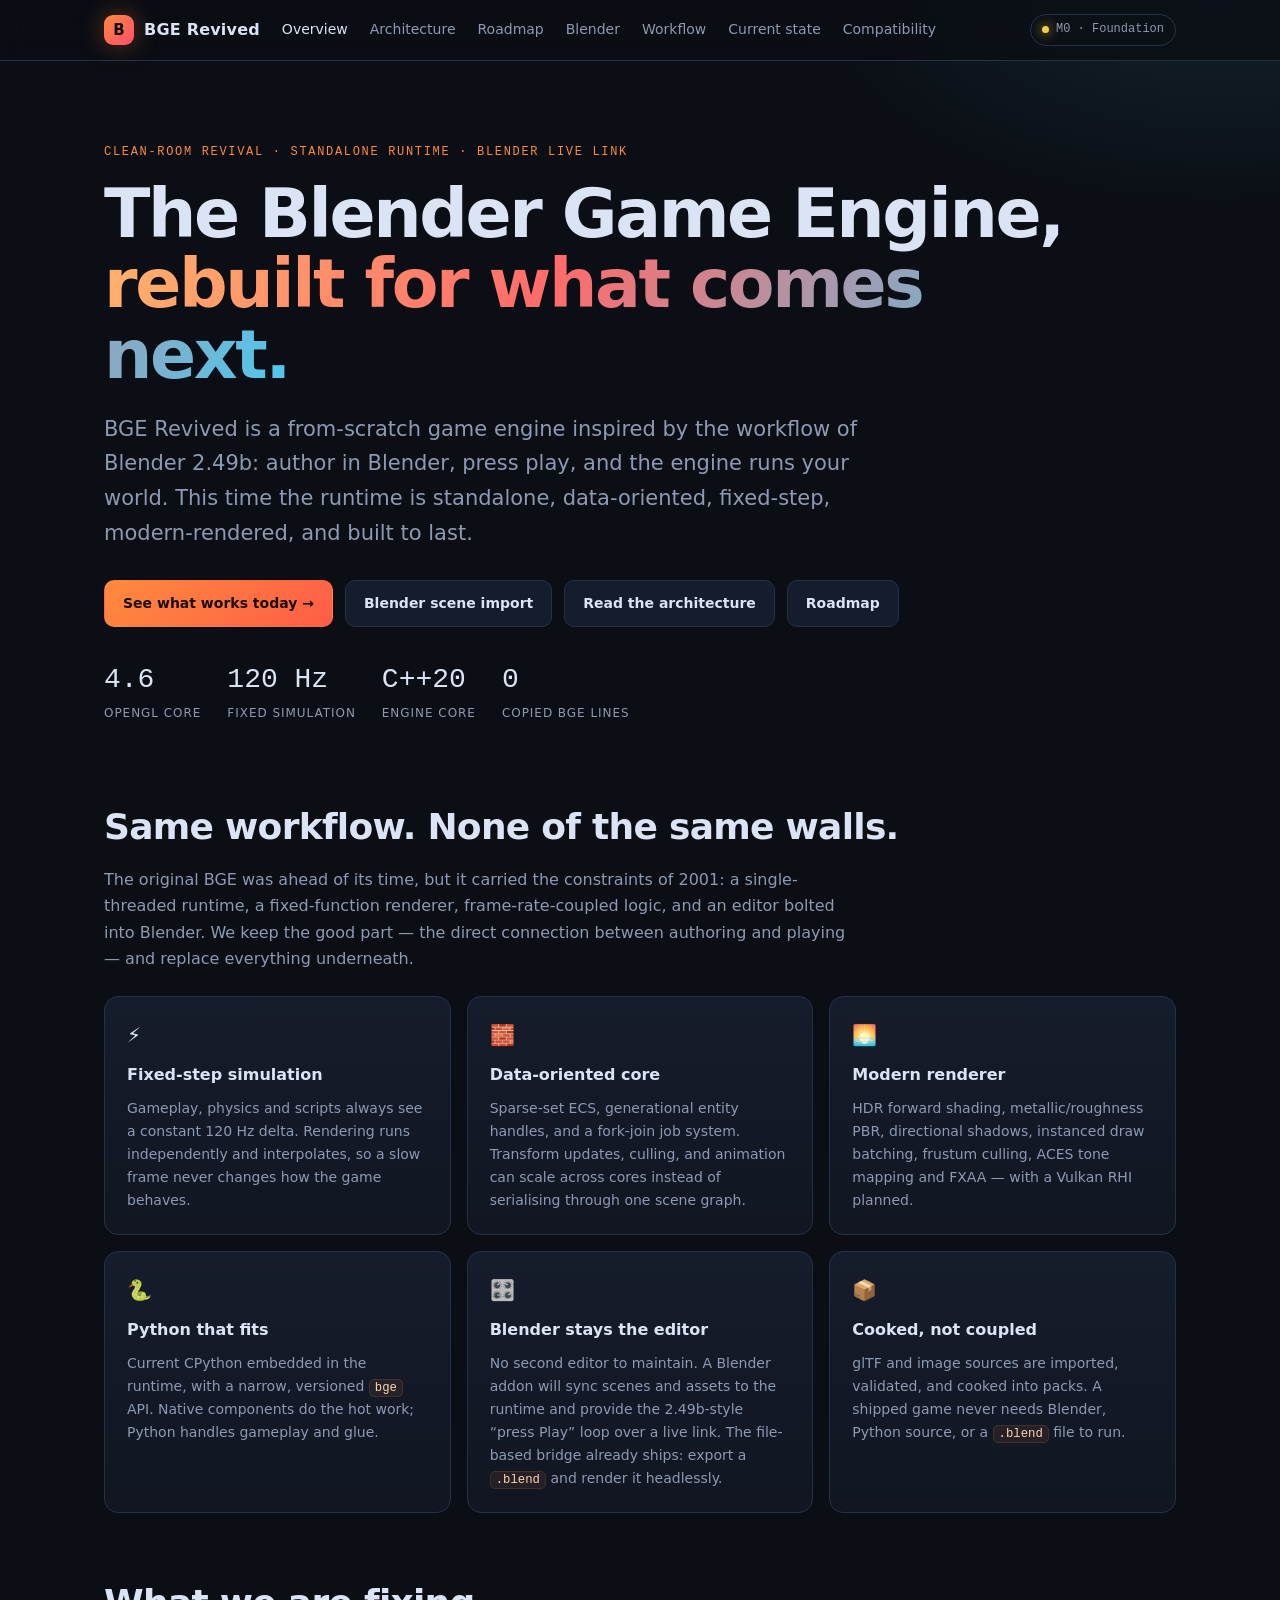
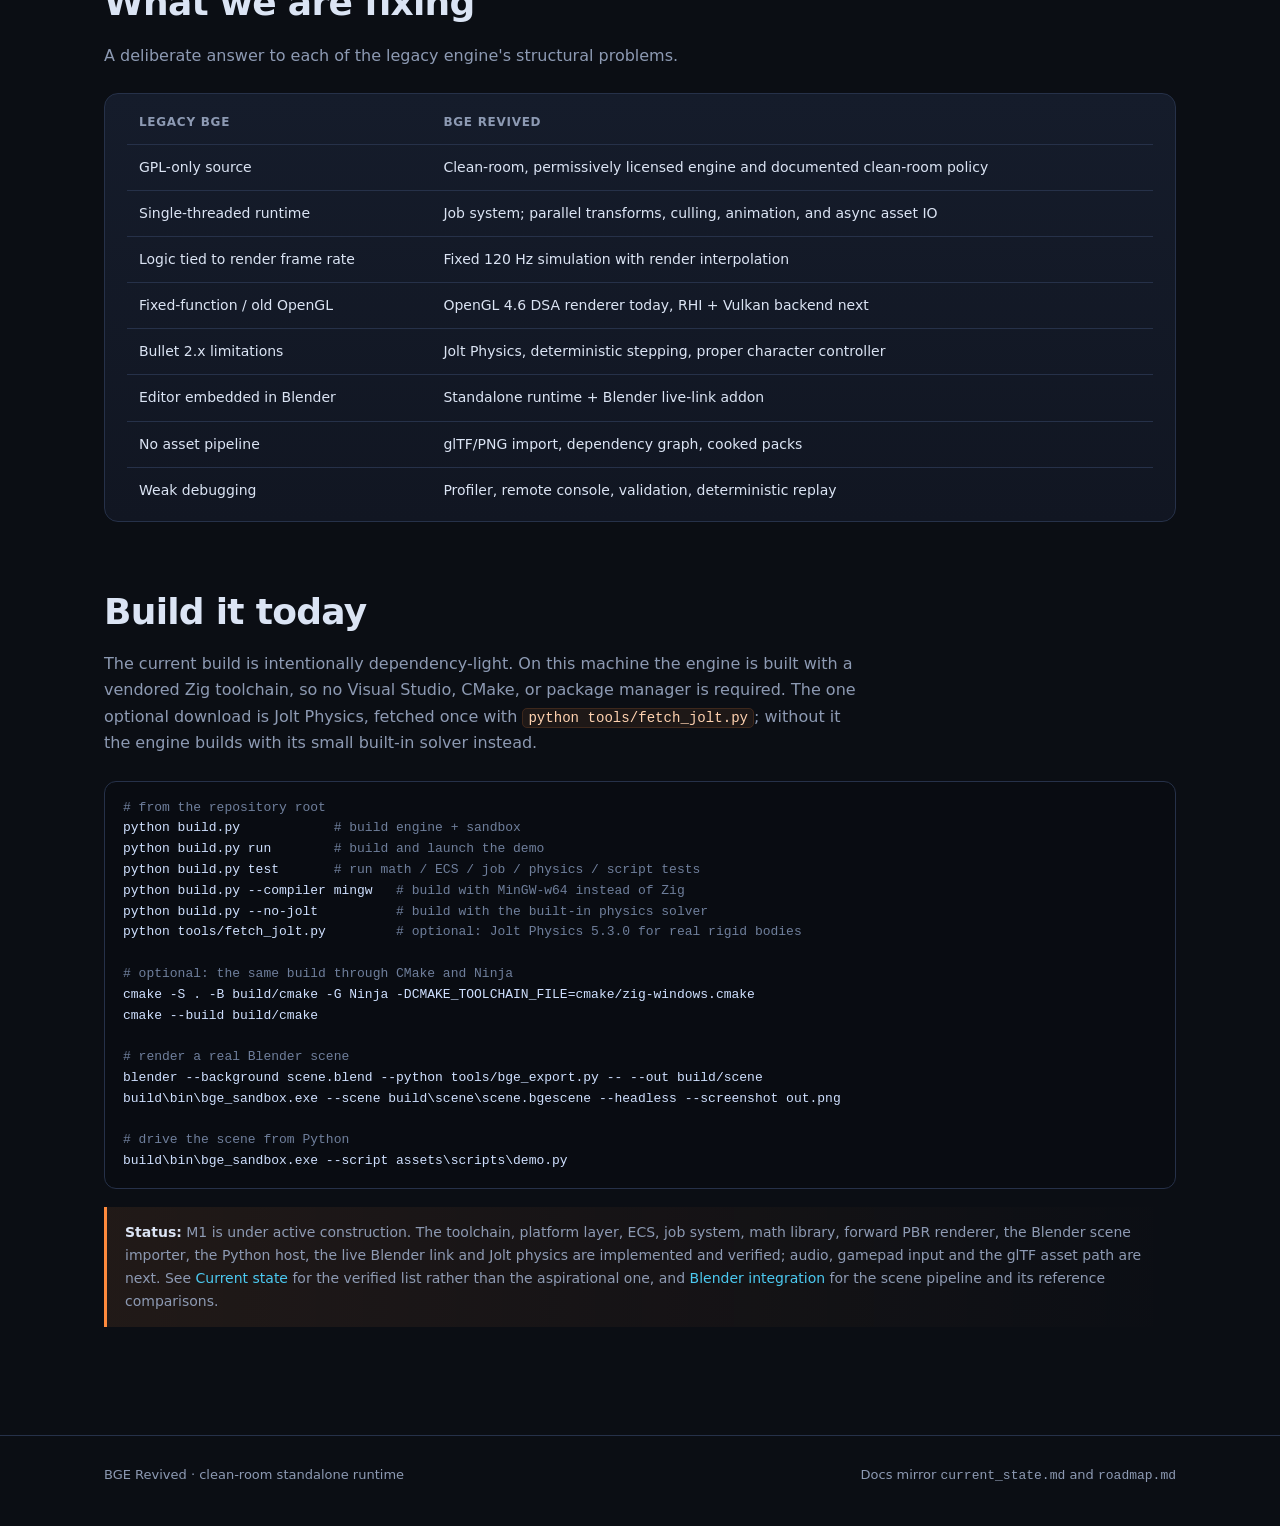
<file: docs/index.html>
<!doctype html>
<html lang="en">
<head>
  <meta charset="utf-8">
  <meta name="viewport" content="width=device-width, initial-scale=1">
  <title>BGE Revived — The Blender Game Engine, rebuilt</title>
  <meta name="description" content="A clean-room, standalone revival of the Blender Game Engine: modern renderer, ECS, fixed timestep, Python gameplay, and a Blender live link.">
  <link rel="stylesheet" href="style.css">
</head>
<body>
<header class="site">
  <nav class="nav">
    <a class="brand" href="index.html"><span class="mark">B</span> BGE Revived</a>
    <a class="link active" href="index.html">Overview</a>
    <a class="link" href="architecture.html">Architecture</a>
    <a class="link" href="roadmap.html">Roadmap</a>
    <a class="link" href="blender_integration.html">Blender</a>
    <a class="link" href="blender_workflow.html">Workflow</a>
    <a class="link" href="current_state.html">Current state</a>
    <a class="link" href="compatibility.html">Compatibility</a>
    <span class="spacer"></span>
    <span class="pill"><span class="dot"></span> M0 · Foundation</span>
  </nav>
</header>

<main class="wrap">
  <section class="hero">
    <div class="eyebrow">Clean-room revival · standalone runtime · Blender live link</div>
    <h1>The Blender Game Engine,<br><span class="grad">rebuilt for what comes next.</span></h1>
    <p class="lede">
      BGE Revived is a from-scratch game engine inspired by the workflow of Blender 2.49b:
      author in Blender, press play, and the engine runs your world. This time the runtime is
      standalone, data-oriented, fixed-step, modern-rendered, and built to last.
    </p>
    <div class="hero-actions">
      <a class="btn primary" href="current_state.html">See what works today →</a>
      <a class="btn" href="blender_integration.html">Blender scene import</a>
      <a class="btn" href="architecture.html">Read the architecture</a>
      <a class="btn" href="roadmap.html">Roadmap</a>
    </div>
    <div class="stat-row">
      <div class="stat"><div class="n">4.6</div><div class="l">OpenGL core</div></div>
      <div class="stat"><div class="n">120 Hz</div><div class="l">fixed simulation</div></div>
      <div class="stat"><div class="n">C++20</div><div class="l">engine core</div></div>
      <div class="stat"><div class="n">0</div><div class="l">copied BGE lines</div></div>
    </div>
  </section>

  <section>
    <h2>Same workflow. None of the same walls.</h2>
    <p class="sub">
      The original BGE was ahead of its time, but it carried the constraints of 2001: a
      single-threaded runtime, a fixed-function renderer, frame-rate-coupled logic, and an
      editor bolted into Blender. We keep the good part — the direct connection between
      authoring and playing — and replace everything underneath.
    </p>
    <div class="grid cols-3">
      <div class="card">
        <span class="icon">⚡</span>
        <h3>Fixed-step simulation</h3>
        <p>Gameplay, physics and scripts always see a constant 120 Hz delta. Rendering runs independently and interpolates, so a slow frame never changes how the game behaves.</p>
      </div>
      <div class="card">
        <span class="icon">🧱</span>
        <h3>Data-oriented core</h3>
        <p>Sparse-set ECS, generational entity handles, and a fork-join job system. Transform updates, culling, and animation can scale across cores instead of serialising through one scene graph.</p>
      </div>
      <div class="card">
        <span class="icon">🌅</span>
        <h3>Modern renderer</h3>
        <p>HDR forward shading, metallic/roughness PBR, directional shadows, instanced draw batching, frustum culling, ACES tone mapping and FXAA — with a Vulkan RHI planned.</p>
      </div>
      <div class="card">
        <span class="icon">🐍</span>
        <h3>Python that fits</h3>
        <p>Current CPython embedded in the runtime, with a narrow, versioned <code>bge</code> API. Native components do the hot work; Python handles gameplay and glue.</p>
      </div>
      <div class="card">
        <span class="icon">🎛️</span>
        <h3>Blender stays the editor</h3>
        <p>No second editor to maintain. A Blender addon will sync scenes and assets to the runtime and provide the 2.49b-style “press Play” loop over a live link. The file-based bridge already ships: export a <code>.blend</code> and render it headlessly.</p>
      </div>
      <div class="card">
        <span class="icon">📦</span>
        <h3>Cooked, not coupled</h3>
        <p>glTF and image sources are imported, validated, and cooked into packs. A shipped game never needs Blender, Python source, or a <code>.blend</code> file to run.</p>
      </div>
    </div>
  </section>

  <section>
    <h2>What we are fixing</h2>
    <p class="sub">A deliberate answer to each of the legacy engine's structural problems.</p>
    <div class="card" style="padding: 8px 22px;">
      <table>
        <thead><tr><th>Legacy BGE</th><th>BGE Revived</th></tr></thead>
        <tbody>
          <tr><td>GPL-only source</td><td>Clean-room, permissively licensed engine and documented clean-room policy</td></tr>
          <tr><td>Single-threaded runtime</td><td>Job system; parallel transforms, culling, animation, and async asset IO</td></tr>
          <tr><td>Logic tied to render frame rate</td><td>Fixed 120 Hz simulation with render interpolation</td></tr>
          <tr><td>Fixed-function / old OpenGL</td><td>OpenGL 4.6 DSA renderer today, RHI + Vulkan backend next</td></tr>
          <tr><td>Bullet 2.x limitations</td><td>Jolt Physics, deterministic stepping, proper character controller</td></tr>
          <tr><td>Editor embedded in Blender</td><td>Standalone runtime + Blender live-link addon</td></tr>
          <tr><td>No asset pipeline</td><td>glTF/PNG import, dependency graph, cooked packs</td></tr>
          <tr><td>Weak debugging</td><td>Profiler, remote console, validation, deterministic replay</td></tr>
        </tbody>
      </table>
    </div>
  </section>

  <section>
    <h2>Build it today</h2>
    <p class="sub">
      The current build is intentionally dependency-light. On this machine the engine is built
      with a vendored Zig toolchain, so no Visual Studio, CMake, or package manager is required.
      The one optional download is Jolt Physics, fetched once with <code>python tools/fetch_jolt.py</code>;
      without it the engine builds with its small built-in solver instead.
    </p>
    <pre><span class="c"># from the repository root</span>
python build.py            <span class="c"># build engine + sandbox</span>
python build.py run        <span class="c"># build and launch the demo</span>
python build.py test       <span class="c"># run math / ECS / job / physics / script tests</span>
python build.py --compiler mingw   <span class="c"># build with MinGW-w64 instead of Zig</span>
python build.py --no-jolt          <span class="c"># build with the built-in physics solver</span>
python tools/fetch_jolt.py         <span class="c"># optional: Jolt Physics 5.3.0 for real rigid bodies</span>

<span class="c"># optional: the same build through CMake and Ninja</span>
cmake -S . -B build/cmake -G Ninja -DCMAKE_TOOLCHAIN_FILE=cmake/zig-windows.cmake
cmake --build build/cmake

<span class="c"># render a real Blender scene</span>
blender --background scene.blend --python tools/bge_export.py -- --out build/scene
build\bin\bge_sandbox.exe --scene build\scene\scene.bgescene --headless --screenshot out.png

<span class="c"># drive the scene from Python</span>
build\bin\bge_sandbox.exe --script assets\scripts\demo.py</pre>
    <div class="callout">
      <strong>Status:</strong> M1 is under active construction. The toolchain, platform layer,
      ECS, job system, math library, forward PBR renderer, the Blender scene importer, the Python
      host, the live Blender link and Jolt physics are implemented and verified; audio, gamepad
      input and the glTF asset path are next. See
      <a href="current_state.html">Current state</a> for the verified list rather than the
      aspirational one, and <a href="blender_integration.html">Blender integration</a> for the
      scene pipeline and its reference comparisons.
    </div>
  </section>
</main>

<footer class="site">
  <div class="wrap">
    <span>BGE Revived · clean-room standalone runtime</span>
    <span>Docs mirror <code>current_state.md</code> and <code>roadmap.md</code></span>
  </div>
</footer>
</body>
</html>
</file>
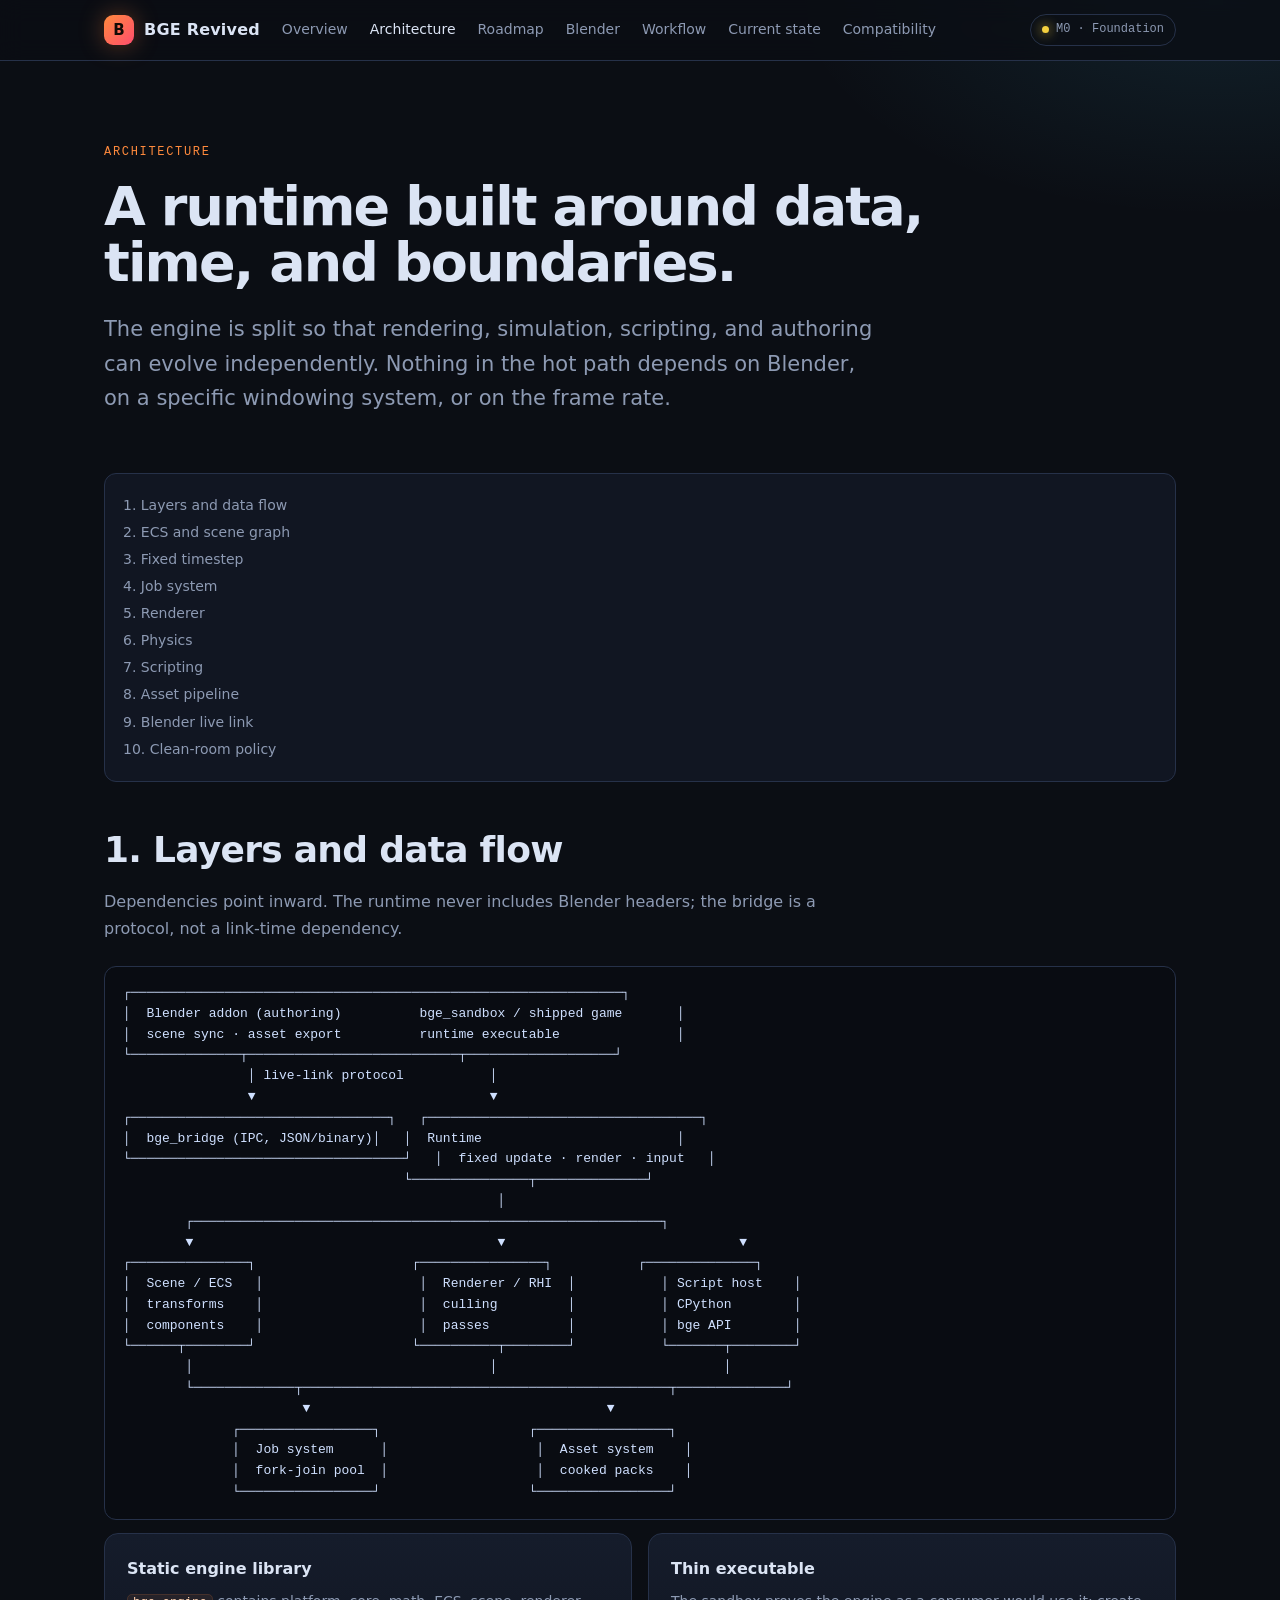
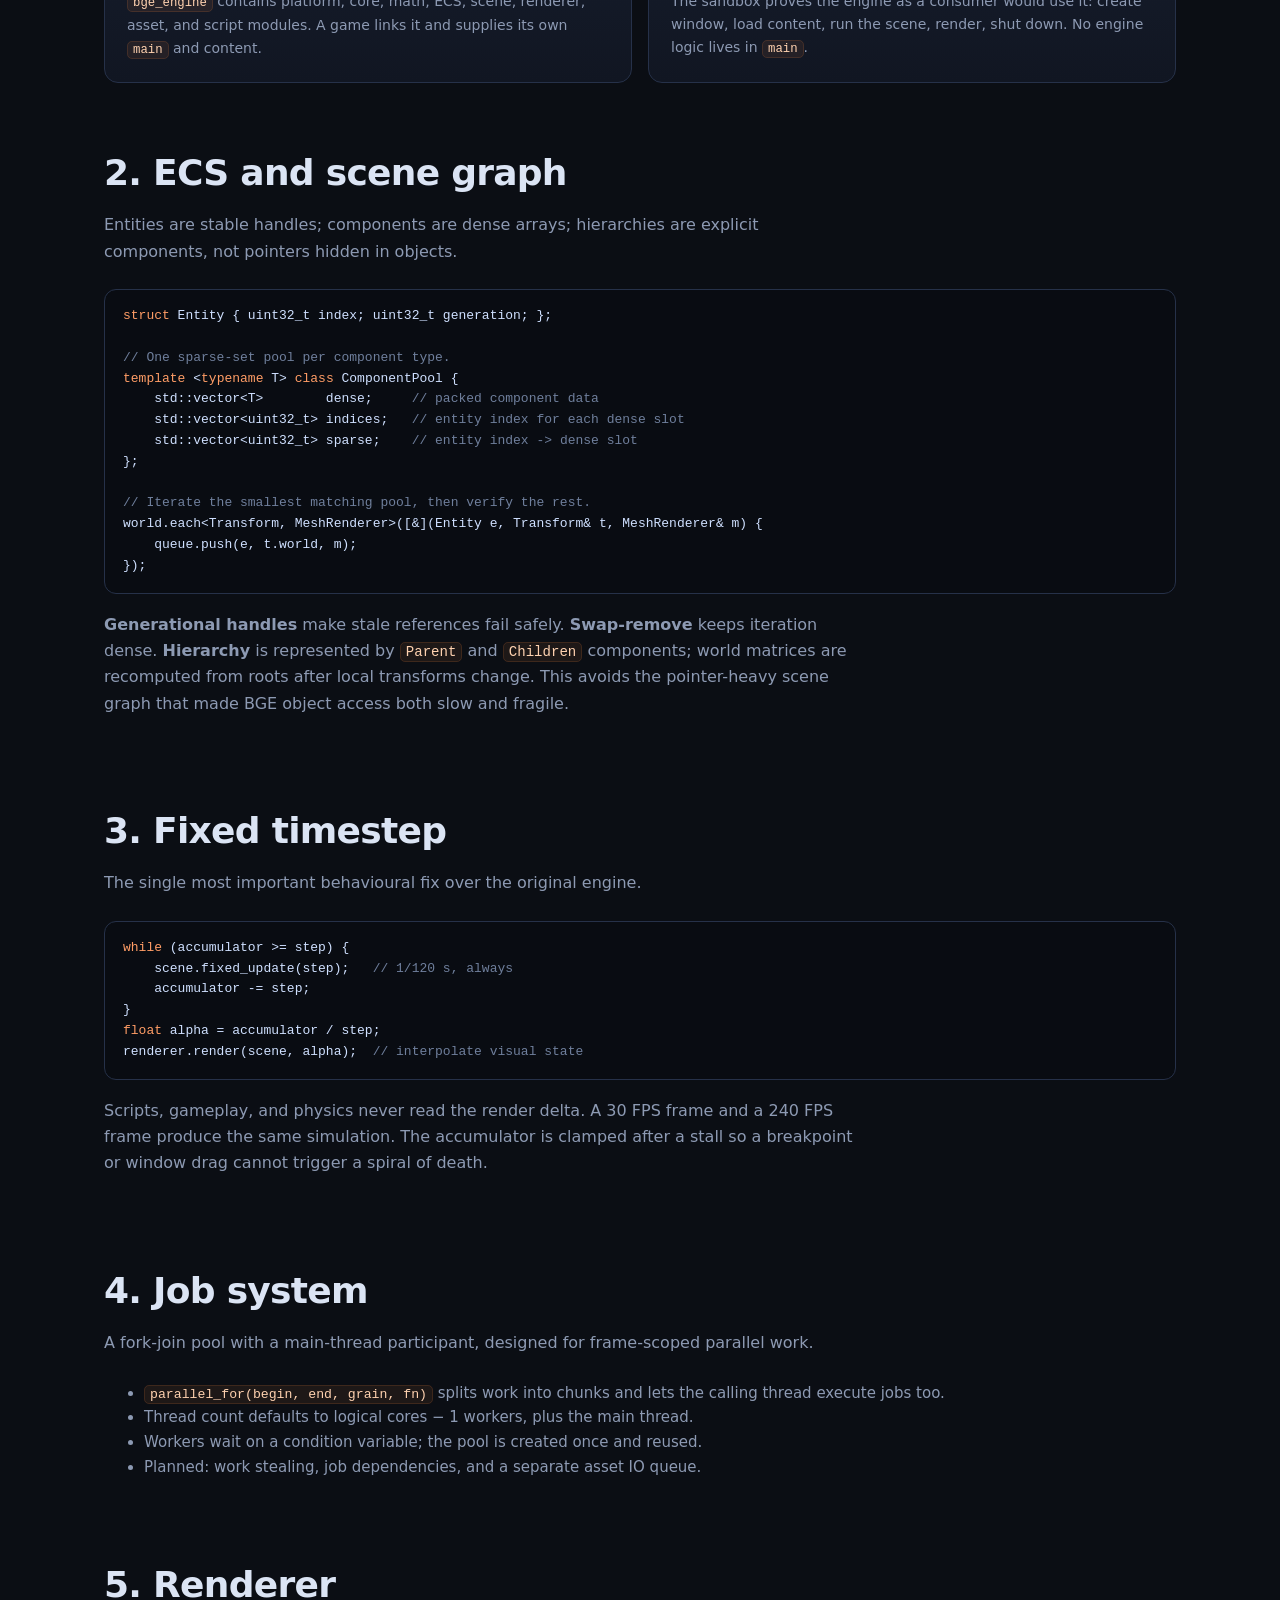
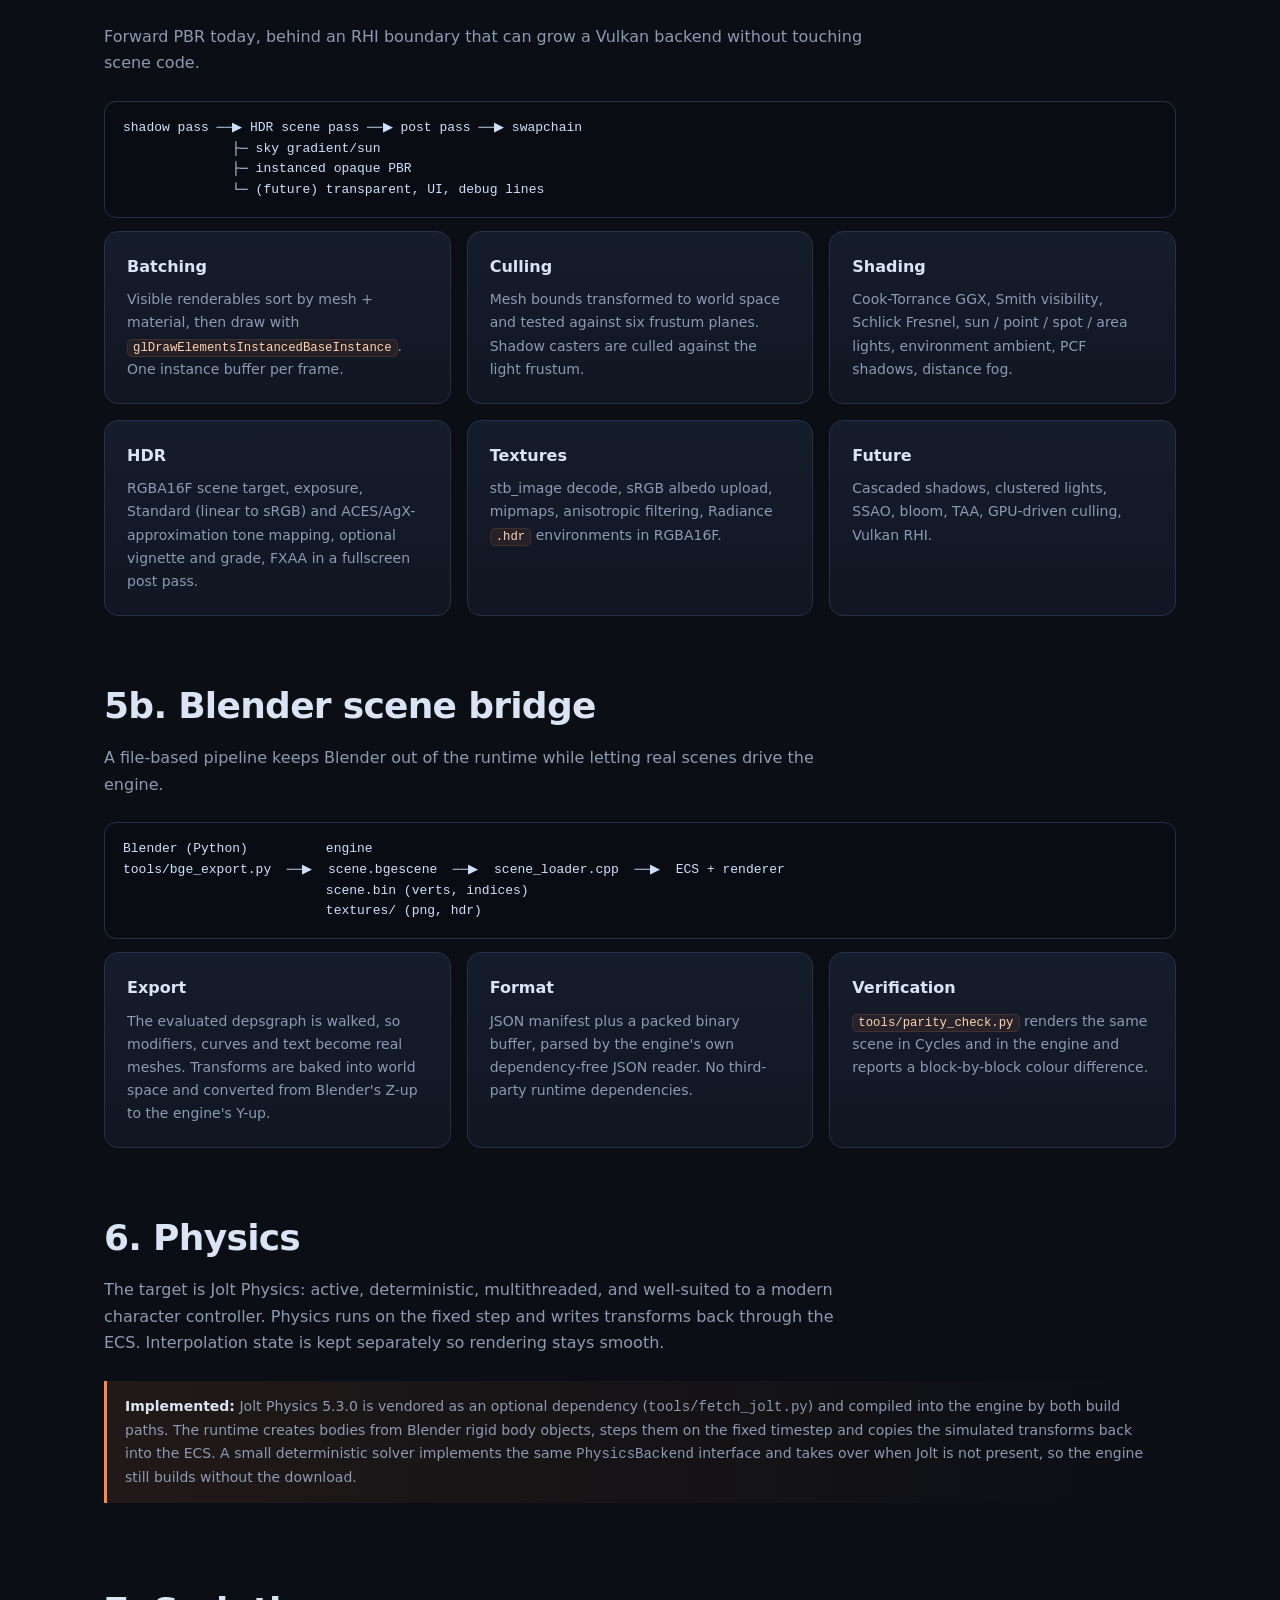
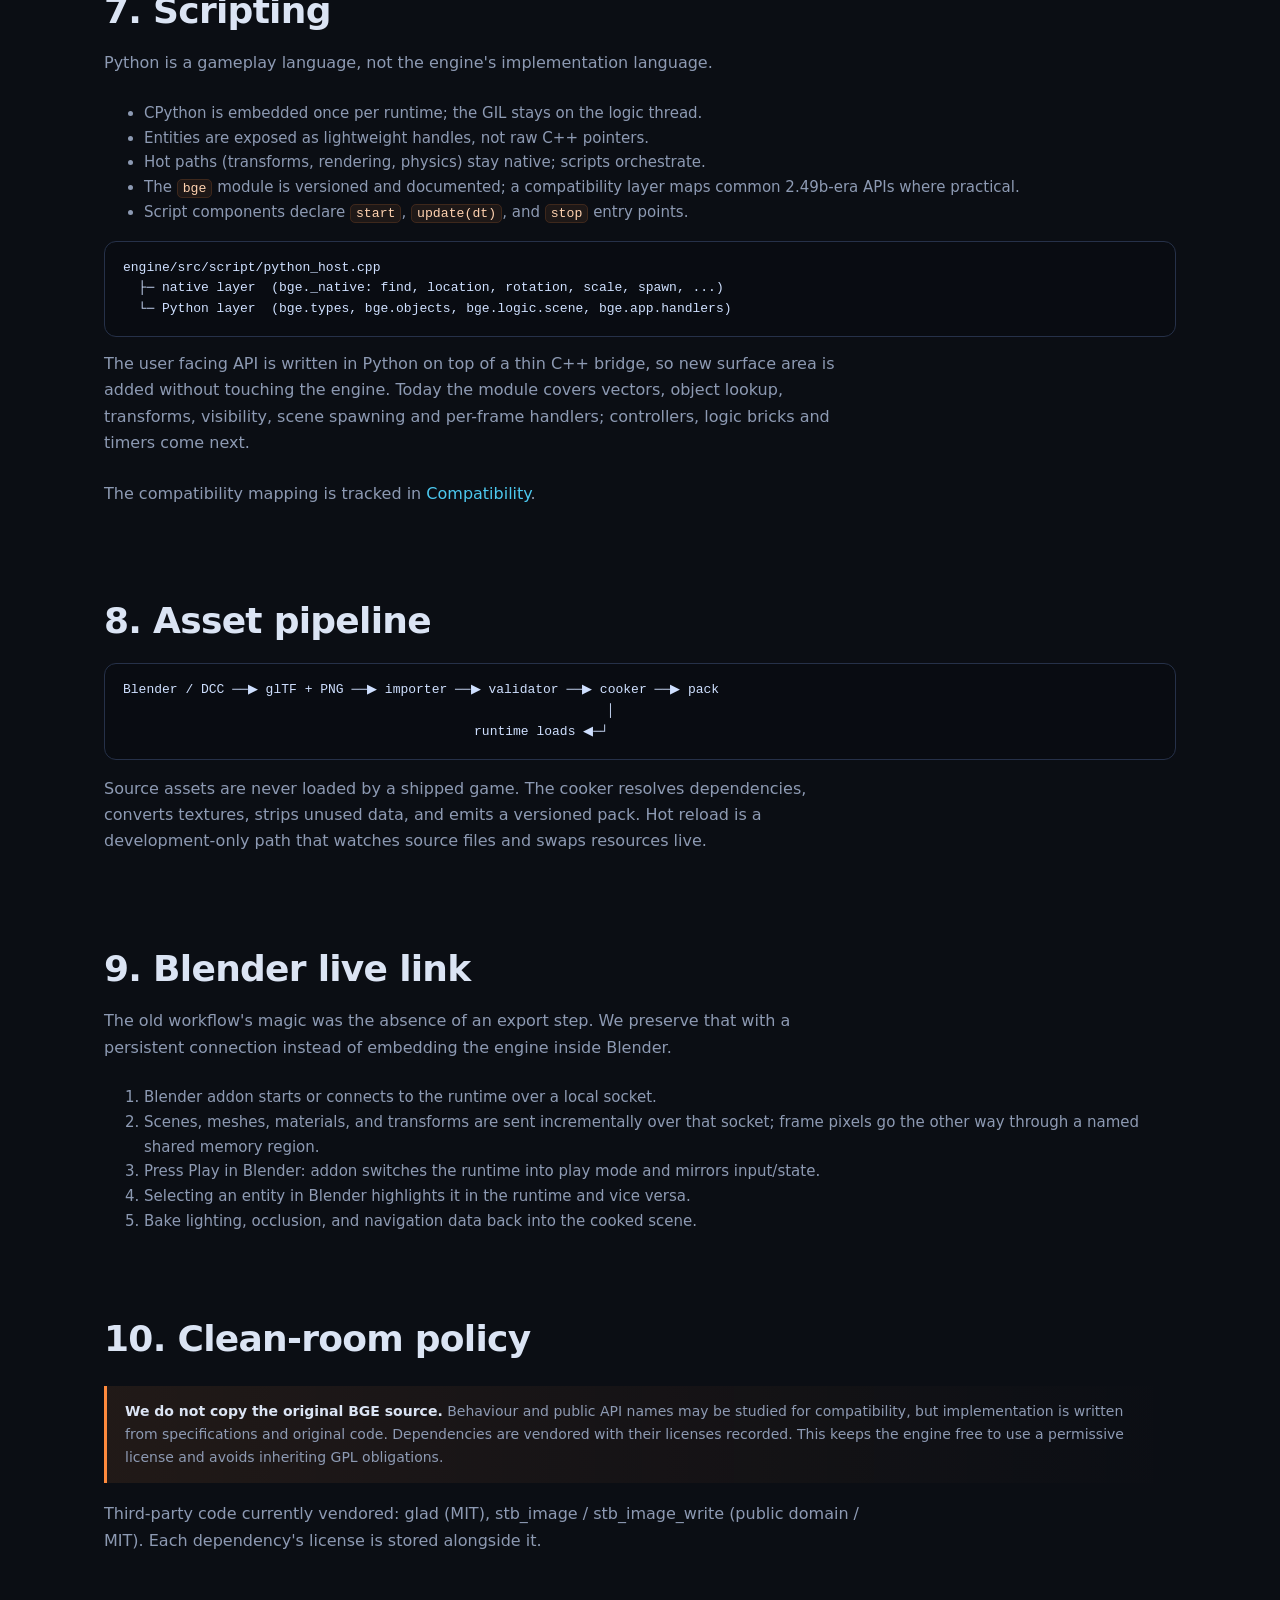
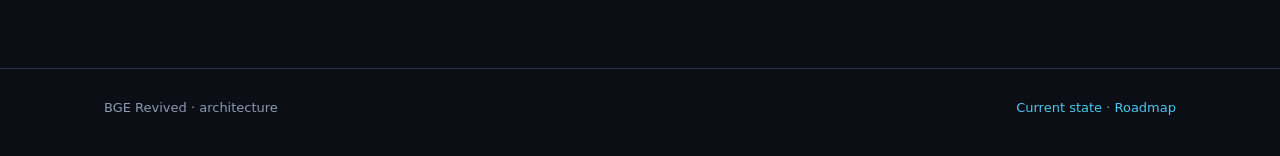
<file: docs/architecture.html>
<!doctype html>
<html lang="en">
<head>
  <meta charset="utf-8">
  <meta name="viewport" content="width=device-width, initial-scale=1">
  <title>Architecture — BGE Revived</title>
  <meta name="description" content="Architecture of BGE Revived: platform layer, ECS, job system, renderer, physics, scripting, asset pipeline, and Blender live link.">
  <link rel="stylesheet" href="style.css">
</head>
<body>
<header class="site">
  <nav class="nav">
    <a class="brand" href="index.html"><span class="mark">B</span> BGE Revived</a>
    <a class="link" href="index.html">Overview</a>
    <a class="link active" href="architecture.html">Architecture</a>
    <a class="link" href="roadmap.html">Roadmap</a>
    <a class="link" href="blender_integration.html">Blender</a>
    <a class="link" href="blender_workflow.html">Workflow</a>
    <a class="link" href="current_state.html">Current state</a>
    <a class="link" href="compatibility.html">Compatibility</a>
    <span class="spacer"></span>
    <span class="pill"><span class="dot"></span> M0 · Foundation</span>
  </nav>
</header>

<main class="wrap">
  <section class="hero" style="padding-bottom: 18px;">
    <div class="eyebrow">Architecture</div>
    <h1 style="font-size: clamp(34px, 5vw, 54px);">A runtime built around data, time, and boundaries.</h1>
    <p class="lede">
      The engine is split so that rendering, simulation, scripting, and authoring can evolve
      independently. Nothing in the hot path depends on Blender, on a specific windowing
      system, or on the frame rate.
    </p>
  </section>

  <div class="toc">
    <a href="#layers">1. Layers and data flow</a>
    <a href="#ecs">2. ECS and scene graph</a>
    <a href="#time">3. Fixed timestep</a>
    <a href="#jobs">4. Job system</a>
    <a href="#render">5. Renderer</a>
    <a href="#physics">6. Physics</a>
    <a href="#scripting">7. Scripting</a>
    <a href="#assets">8. Asset pipeline</a>
    <a href="#blender">9. Blender live link</a>
    <a href="#cleanroom">10. Clean-room policy</a>
  </div>

  <section id="layers">
    <h2>1. Layers and data flow</h2>
    <p class="sub">Dependencies point inward. The runtime never includes Blender headers; the bridge is a protocol, not a link-time dependency.</p>
    <pre>┌───────────────────────────────────────────────────────────────┐
│  Blender addon (authoring)          bge_sandbox / shipped game       │
│  scene sync · asset export          runtime executable               │
└──────────────┬───────────────────────────┬───────────────────┘
                │ live-link protocol           │
                ▼                              ▼
┌─────────────────────────────────┐   ┌───────────────────────────────────┐
│  bge_bridge (IPC, JSON/binary)│   │  Runtime                         │
└───────────────────────────────────┘   │  fixed update · render · input   │
                                    └───────────────┬──────────────┘
                                                │
        ┌────────────────────────────────────────────────────────────┐
        ▼                                       ▼                              ▼
┌───────────────┐                    ┌────────────────┐           ┌──────────────┐
│  Scene / ECS   │                    │  Renderer / RHI  │           │ Script host    │
│  transforms    │                    │  culling         │           │ CPython        │
│  components    │                    │  passes          │           │ bge API        │
└──────┬────────┘                    └──────────┬────────┘           └───────┬────────┘
        │                                      │                             │
        └─────────────┬───────────────────────────────────────────────┬──────────────┘
                       ▼                                      ▼
              ┌─────────────────┐                   ┌─────────────────┐
              │  Job system      │                   │  Asset system    │
              │  fork-join pool  │                   │  cooked packs    │
              └─────────────────┘                   └─────────────────┘</pre>
    <div class="grid cols-2">
      <div class="card">
        <h3>Static engine library</h3>
        <p><code>bge_engine</code> contains platform, core, math, ECS, scene, renderer, asset, and script modules. A game links it and supplies its own <code>main</code> and content.</p>
      </div>
      <div class="card">
        <h3>Thin executable</h3>
        <p>The sandbox proves the engine as a consumer would use it: create window, load content, run the scene, render, shut down. No engine logic lives in <code>main</code>.</p>
      </div>
    </div>
  </section>

  <section id="ecs">
    <h2>2. ECS and scene graph</h2>
    <p class="sub">Entities are stable handles; components are dense arrays; hierarchies are explicit components, not pointers hidden in objects.</p>
    <pre><span class="k">struct</span> Entity { uint32_t index; uint32_t generation; };

<span class="c">// One sparse-set pool per component type.</span>
<span class="k">template</span> &lt;<span class="k">typename</span> T&gt; <span class="k">class</span> ComponentPool {
    std::vector&lt;T&gt;        dense;     <span class="c">// packed component data</span>
    std::vector&lt;uint32_t&gt; indices;   <span class="c">// entity index for each dense slot</span>
    std::vector&lt;uint32_t&gt; sparse;    <span class="c">// entity index -&gt; dense slot</span>
};

<span class="c">// Iterate the smallest matching pool, then verify the rest.</span>
world.each&lt;Transform, MeshRenderer&gt;([&amp;](Entity e, Transform&amp; t, MeshRenderer&amp; m) {
    queue.push(e, t.world, m);
});</pre>
    <p class="sub" style="margin-top: 18px;">
      <strong>Generational handles</strong> make stale references fail safely. <strong>Swap-remove</strong>
      keeps iteration dense. <strong>Hierarchy</strong> is represented by <code>Parent</code> and
      <code>Children</code> components; world matrices are recomputed from roots after local
      transforms change. This avoids the pointer-heavy scene graph that made BGE object access
      both slow and fragile.
    </p>
  </section>

  <section id="time">
    <h2>3. Fixed timestep</h2>
    <p class="sub">The single most important behavioural fix over the original engine.</p>
    <pre><span class="k">while</span> (accumulator &gt;= step) {
    scene.fixed_update(step);   <span class="c">// 1/120 s, always</span>
    accumulator -= step;
}
<span class="k">float</span> alpha = accumulator / step;
renderer.render(scene, alpha);  <span class="c">// interpolate visual state</span></pre>
    <p class="sub" style="margin-top: 18px;">
      Scripts, gameplay, and physics never read the render delta. A 30 FPS frame and a 240 FPS
      frame produce the same simulation. The accumulator is clamped after a stall so a
      breakpoint or window drag cannot trigger a spiral of death.
    </p>
  </section>

  <section id="jobs">
    <h2>4. Job system</h2>
    <p class="sub">A fork-join pool with a main-thread participant, designed for frame-scoped parallel work.</p>
    <ul style="color: var(--muted); font-size: 15px;">
      <li><code>parallel_for(begin, end, grain, fn)</code> splits work into chunks and lets the calling thread execute jobs too.</li>
      <li>Thread count defaults to logical cores − 1 workers, plus the main thread.</li>
      <li>Workers wait on a condition variable; the pool is created once and reused.</li>
      <li>Planned: work stealing, job dependencies, and a separate asset IO queue.</li>
    </ul>
  </section>

  <section id="render">
    <h2>5. Renderer</h2>
    <p class="sub">Forward PBR today, behind an RHI boundary that can grow a Vulkan backend without touching scene code.</p>
    <pre>shadow pass ──▶ HDR scene pass ──▶ post pass ──▶ swapchain
              ├─ sky gradient/sun
              ├─ instanced opaque PBR
              └─ (future) transparent, UI, debug lines</pre>
    <div class="grid cols-3">
      <div class="card"><h3>Batching</h3><p>Visible renderables sort by mesh + material, then draw with <code>glDrawElementsInstancedBaseInstance</code>. One instance buffer per frame.</p></div>
      <div class="card"><h3>Culling</h3><p>Mesh bounds transformed to world space and tested against six frustum planes. Shadow casters are culled against the light frustum.</p></div>
      <div class="card"><h3>Shading</h3><p>Cook-Torrance GGX, Smith visibility, Schlick Fresnel, sun / point / spot / area lights, environment ambient, PCF shadows, distance fog.</p></div>
      <div class="card"><h3>HDR</h3><p>RGBA16F scene target, exposure, Standard (linear to sRGB) and ACES/AgX-approximation tone mapping, optional vignette and grade, FXAA in a fullscreen post pass.</p></div>
      <div class="card"><h3>Textures</h3><p>stb_image decode, sRGB albedo upload, mipmaps, anisotropic filtering, Radiance <code>.hdr</code> environments in RGBA16F.</p></div>
      <div class="card"><h3>Future</h3><p>Cascaded shadows, clustered lights, SSAO, bloom, TAA, GPU-driven culling, Vulkan RHI.</p></div>
    </div>
  </section>

  <section id="blender">
    <h2>5b. Blender scene bridge</h2>
    <p class="sub">A file-based pipeline keeps Blender out of the runtime while letting real scenes drive the engine.</p>
    <pre>Blender (Python)          engine
tools/bge_export.py  ──▶  scene.bgescene  ──▶  scene_loader.cpp  ──▶  ECS + renderer
                          scene.bin (verts, indices)
                          textures/ (png, hdr)</pre>
    <div class="grid cols-3">
      <div class="card"><h3>Export</h3><p>The evaluated depsgraph is walked, so modifiers, curves and text become real meshes. Transforms are baked into world space and converted from Blender's Z-up to the engine's Y-up.</p></div>
      <div class="card"><h3>Format</h3><p>JSON manifest plus a packed binary buffer, parsed by the engine's own dependency-free JSON reader. No third-party runtime dependencies.</p></div>
      <div class="card"><h3>Verification</h3><p><code>tools/parity_check.py</code> renders the same scene in Cycles and in the engine and reports a block-by-block colour difference.</p></div>
    </div>
  </section>

  <section id="physics">
    <h2>6. Physics</h2>
    <p class="sub">
      The target is Jolt Physics: active, deterministic, multithreaded, and well-suited to a
      modern character controller. Physics runs on the fixed step and writes transforms back
      through the ECS. Interpolation state is kept separately so rendering stays smooth.
    </p>
    <div class="callout">
      <strong>Implemented:</strong> Jolt Physics 5.3.0 is vendored as an optional dependency
      (<code>tools/fetch_jolt.py</code>) and compiled into the engine by both build paths. The
      runtime creates bodies from Blender rigid body objects, steps them on the fixed timestep and
      copies the simulated transforms back into the ECS. A small deterministic solver implements
      the same <code>PhysicsBackend</code> interface and takes over when Jolt is not present, so
      the engine still builds without the download.
    </div>
  </section>

  <section id="scripting">
    <h2>7. Scripting</h2>
    <p class="sub">Python is a gameplay language, not the engine's implementation language.</p>
    <ul style="color: var(--muted); font-size: 15px;">
      <li>CPython is embedded once per runtime; the GIL stays on the logic thread.</li>
      <li>Entities are exposed as lightweight handles, not raw C++ pointers.</li>
      <li>Hot paths (transforms, rendering, physics) stay native; scripts orchestrate.</li>
      <li>The <code>bge</code> module is versioned and documented; a compatibility layer maps common 2.49b-era APIs where practical.</li>
      <li>Script components declare <code>start</code>, <code>update(dt)</code>, and <code>stop</code> entry points.</li>
    </ul>
    <pre style="margin-top: 16px;">engine/src/script/python_host.cpp
  ├─ native layer  (bge._native: find, location, rotation, scale, spawn, ...)
  └─ Python layer  (bge.types, bge.objects, bge.logic.scene, bge.app.handlers)</pre>
    <p class="sub" style="margin-top: 14px;">
      The user facing API is written in Python on top of a thin C++ bridge, so new surface area
      is added without touching the engine. Today the module covers vectors, object lookup,
      transforms, visibility, scene spawning and per-frame handlers; controllers, logic bricks
      and timers come next.
    </p>
    <p class="sub" style="margin-top: 14px;">The compatibility mapping is tracked in <a href="compatibility.html">Compatibility</a>.</p>
  </section>

  <section id="assets">
    <h2>8. Asset pipeline</h2>
    <pre>Blender / DCC ──▶ glTF + PNG ──▶ importer ──▶ validator ──▶ cooker ──▶ pack
                                                              │
                                             runtime loads ◀─┘</pre>
    <p class="sub" style="margin-top: 16px;">
      Source assets are never loaded by a shipped game. The cooker resolves dependencies,
      converts textures, strips unused data, and emits a versioned pack. Hot reload is a
      development-only path that watches source files and swaps resources live.
    </p>
  </section>

  <section id="blender">
    <h2>9. Blender live link</h2>
    <p class="sub">
      The old workflow's magic was the absence of an export step. We preserve that with a
      persistent connection instead of embedding the engine inside Blender.
    </p>
    <ol style="color: var(--muted); font-size: 15px;">
      <li>Blender addon starts or connects to the runtime over a local socket.</li>
      <li>Scenes, meshes, materials, and transforms are sent incrementally over that socket; frame pixels go the other way through a named shared memory region.</li>
      <li>Press Play in Blender: addon switches the runtime into play mode and mirrors input/state.</li>
      <li>Selecting an entity in Blender highlights it in the runtime and vice versa.</li>
      <li>Bake lighting, occlusion, and navigation data back into the cooked scene.</li>
    </ol>
  </section>

  <section id="cleanroom">
    <h2>10. Clean-room policy</h2>
    <div class="callout">
      <strong>We do not copy the original BGE source.</strong> Behaviour and public API names may
      be studied for compatibility, but implementation is written from specifications and
      original code. Dependencies are vendored with their licenses recorded. This keeps the
      engine free to use a permissive license and avoids inheriting GPL obligations.
    </div>
    <p class="sub">
      Third-party code currently vendored: glad (MIT), stb_image / stb_image_write (public
      domain / MIT). Each dependency's license is stored alongside it.
    </p>
  </section>
</main>

<footer class="site">
  <div class="wrap">
    <span>BGE Revived · architecture</span>
    <span><a href="current_state.html">Current state</a> · <a href="roadmap.html">Roadmap</a></span>
  </div>
</footer>
</body>
</html>
</file>
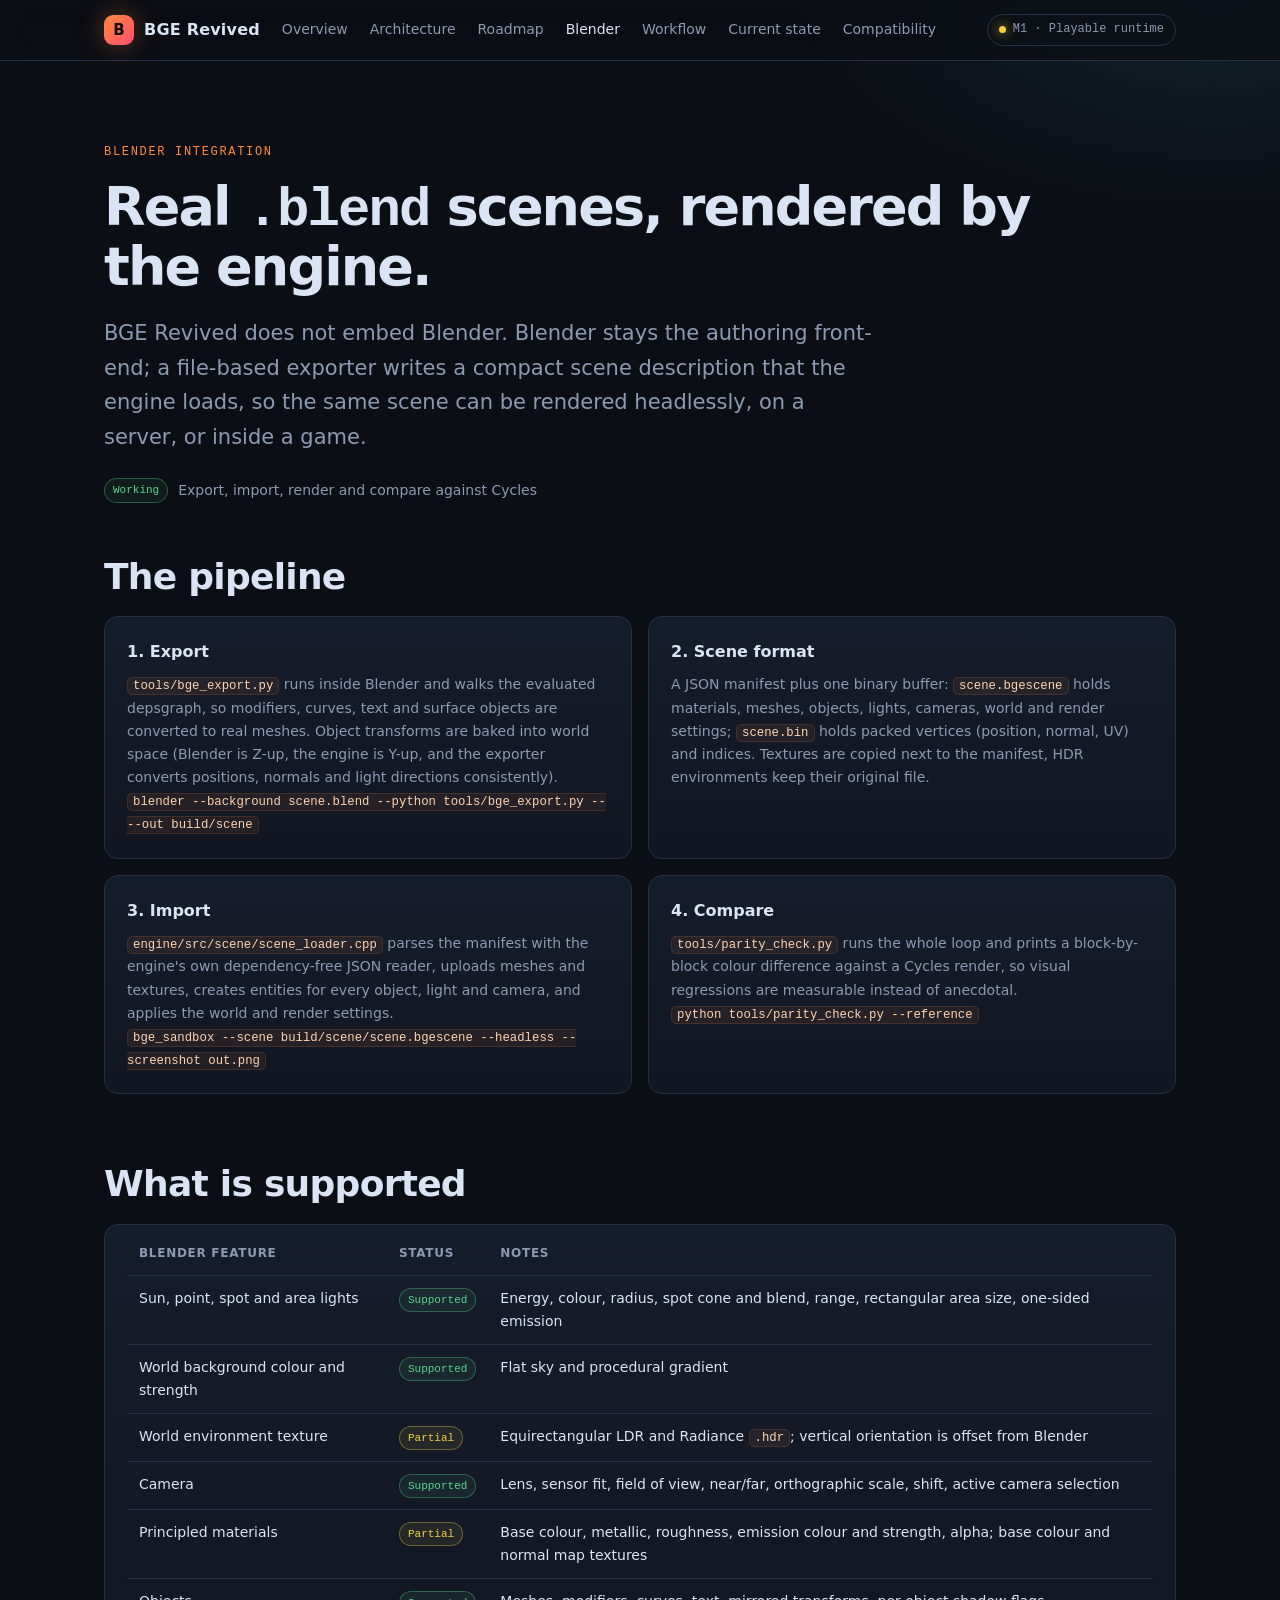
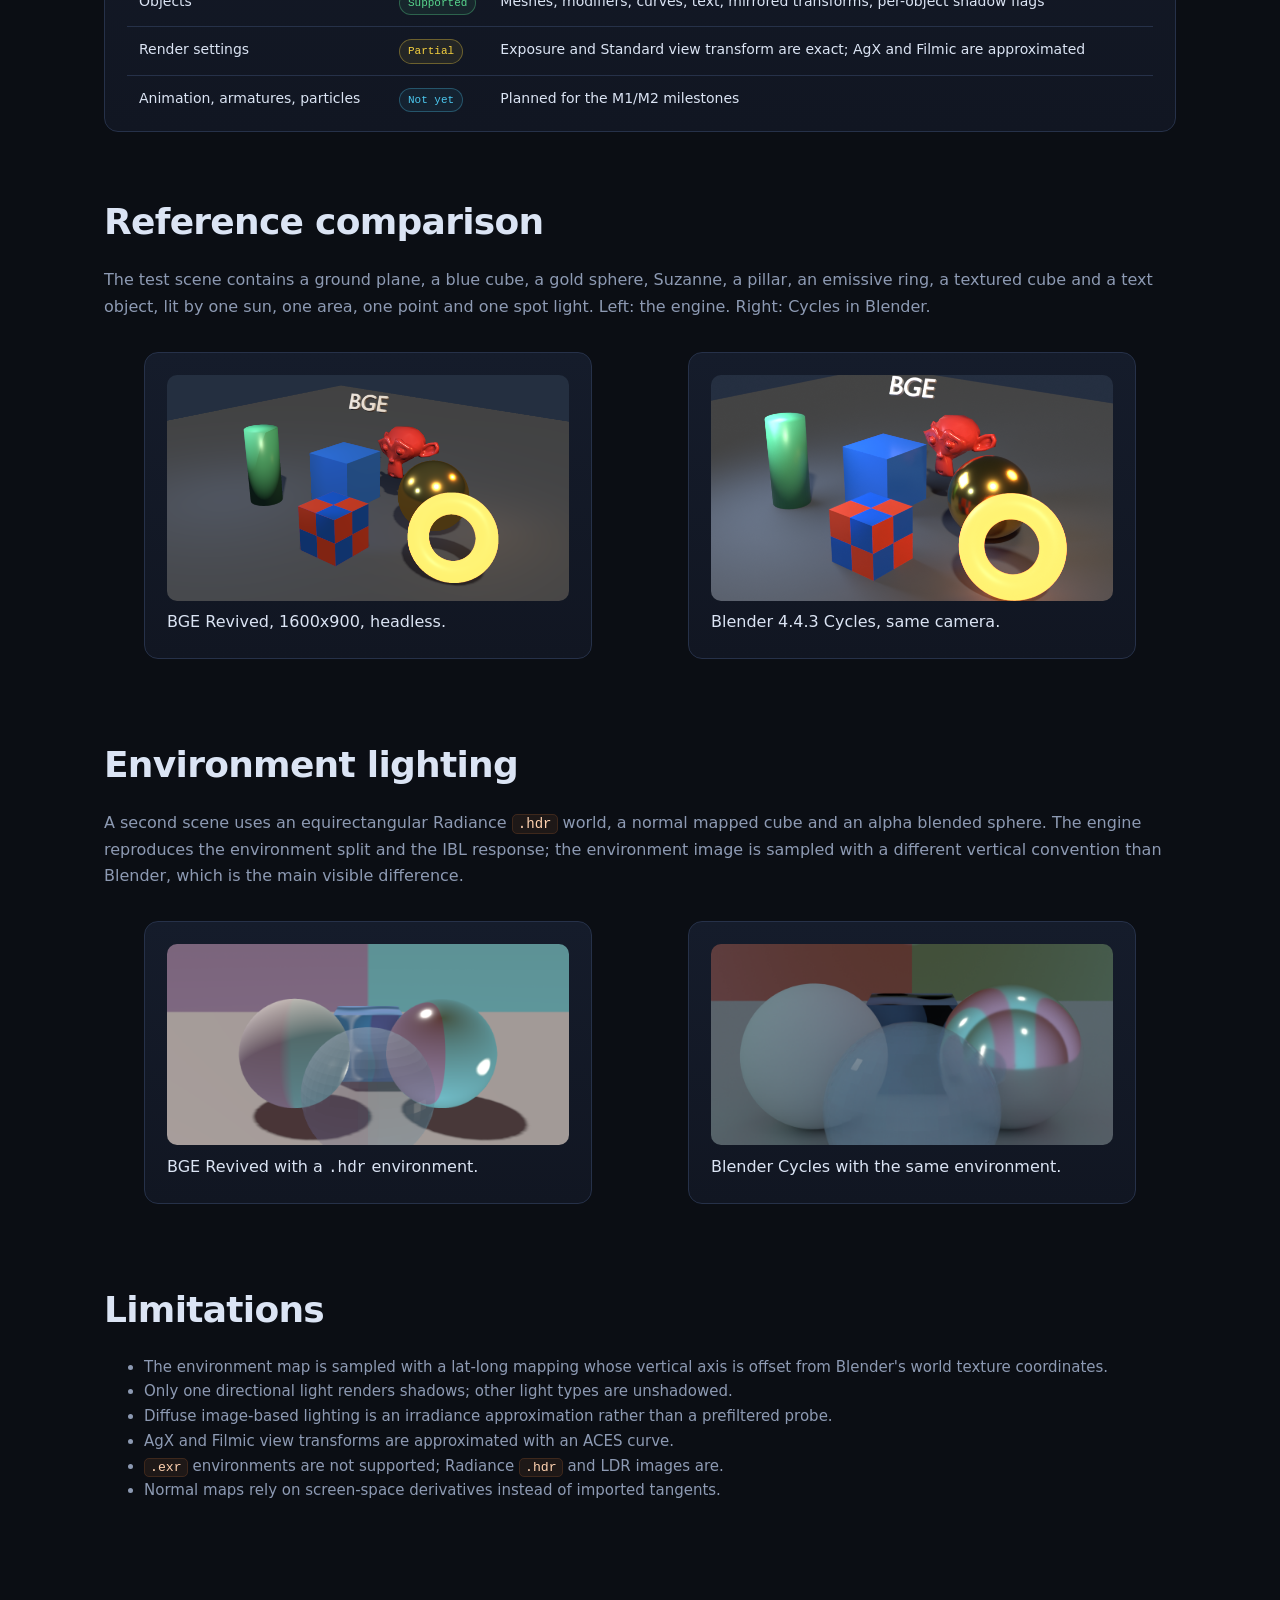
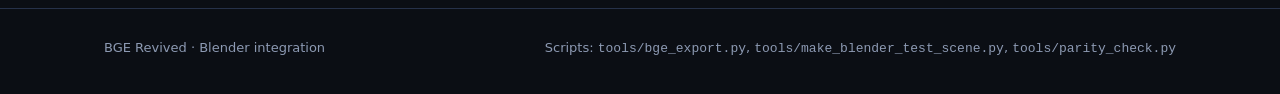
<file: docs/blender_integration.html>
<!doctype html>
<html lang="en">
<head>
  <meta charset="utf-8">
  <meta name="viewport" content="width=device-width, initial-scale=1">
  <title>Blender integration — BGE Revived</title>
  <meta name="description" content="How BGE Revived exports and imports real Blender scenes: lights, world environment, camera settings, materials and objects, with reference comparisons.">
  <link rel="stylesheet" href="style.css">
</head>
<body>
<header class="site">
  <nav class="nav">
    <a class="brand" href="index.html"><span class="mark">B</span> BGE Revived</a>
    <a class="link" href="index.html">Overview</a>
    <a class="link" href="architecture.html">Architecture</a>
    <a class="link" href="roadmap.html">Roadmap</a>
    <a class="link active" href="blender_integration.html">Blender</a>
    <a class="link" href="blender_workflow.html">Workflow</a>
    <a class="link" href="current_state.html">Current state</a>
    <a class="link" href="compatibility.html">Compatibility</a>
    <span class="spacer"></span>
    <span class="pill"><span class="dot"></span> M1 · Playable runtime</span>
  </nav>
</header>

<main class="wrap">
  <section class="hero" style="padding-bottom: 14px;">
    <div class="eyebrow">Blender integration</div>
    <h1 style="font-size: clamp(34px, 5vw, 54px);">Real <code>.blend</code> scenes, rendered by the engine.</h1>
    <p class="lede">
      BGE Revived does not embed Blender. Blender stays the authoring front-end; a file-based
      exporter writes a compact scene description that the engine loads, so the same scene can be
      rendered headlessly, on a server, or inside a game.
    </p>
    <div class="status-line" style="margin-top: 24px;">
      <span class="badge done">Working</span>
      <span>Export, import, render and compare against Cycles</span>
    </div>
  </section>

  <section>
    <h2>The pipeline</h2>
    <div class="grid cols-2">
      <div class="card">
        <h3>1. Export</h3>
        <p><code>tools/bge_export.py</code> runs inside Blender and walks the evaluated depsgraph,
        so modifiers, curves, text and surface objects are converted to real meshes. Object
        transforms are baked into world space (Blender is Z-up, the engine is Y-up, and the
        exporter converts positions, normals and light directions consistently).</p>
        <p><code>blender --background scene.blend --python tools/bge_export.py -- --out build/scene</code></p>
      </div>
      <div class="card">
        <h3>2. Scene format</h3>
        <p>A JSON manifest plus one binary buffer: <code>scene.bgescene</code> holds materials,
        meshes, objects, lights, cameras, world and render settings; <code>scene.bin</code> holds
        packed vertices (position, normal, UV) and indices. Textures are copied next to the
        manifest, HDR environments keep their original file.</p>
      </div>
      <div class="card">
        <h3>3. Import</h3>
        <p><code>engine/src/scene/scene_loader.cpp</code> parses the manifest with the engine's own
        dependency-free JSON reader, uploads meshes and textures, creates entities for every
        object, light and camera, and applies the world and render settings.</p>
        <p><code>bge_sandbox --scene build/scene/scene.bgescene --headless --screenshot out.png</code></p>
      </div>
      <div class="card">
        <h3>4. Compare</h3>
        <p><code>tools/parity_check.py</code> runs the whole loop and prints a block-by-block
        colour difference against a Cycles render, so visual regressions are measurable instead of
        anecdotal.</p>
        <p><code>python tools/parity_check.py --reference</code></p>
      </div>
    </div>
  </section>

  <section>
    <h2>What is supported</h2>
    <div class="card" style="padding: 8px 22px;">
      <table>
        <thead><tr><th>Blender feature</th><th>Status</th><th>Notes</th></tr></thead>
        <tbody>
          <tr><td>Sun, point, spot and area lights</td><td><span class="badge done">Supported</span></td><td>Energy, colour, radius, spot cone and blend, range, rectangular area size, one-sided emission</td></tr>
          <tr><td>World background colour and strength</td><td><span class="badge done">Supported</span></td><td>Flat sky and procedural gradient</td></tr>
          <tr><td>World environment texture</td><td><span class="badge wip">Partial</span></td><td>Equirectangular LDR and Radiance <code>.hdr</code>; vertical orientation is offset from Blender</td></tr>
          <tr><td>Camera</td><td><span class="badge done">Supported</span></td><td>Lens, sensor fit, field of view, near/far, orthographic scale, shift, active camera selection</td></tr>
          <tr><td>Principled materials</td><td><span class="badge wip">Partial</span></td><td>Base colour, metallic, roughness, emission colour and strength, alpha; base colour and normal map textures</td></tr>
          <tr><td>Objects</td><td><span class="badge done">Supported</span></td><td>Meshes, modifiers, curves, text, mirrored transforms, per-object shadow flags</td></tr>
          <tr><td>Render settings</td><td><span class="badge wip">Partial</span></td><td>Exposure and Standard view transform are exact; AgX and Filmic are approximated</td></tr>
          <tr><td>Animation, armatures, particles</td><td><span class="badge plan">Not yet</span></td><td>Planned for the M1/M2 milestones</td></tr>
        </tbody>
      </table>
    </div>
  </section>

  <section>
    <h2>Reference comparison</h2>
    <p style="color: var(--muted);">The test scene contains a ground plane, a blue cube, a gold
    sphere, Suzanne, a pillar, an emissive ring, a textured cube and a text object, lit by one sun,
    one area, one point and one spot light. Left: the engine. Right: Cycles in Blender.</p>
    <div class="grid cols-2">
      <figure class="card">
        <img src="images/blender_engine.png" alt="BGE Revived render of the imported Blender scene" style="width:100%; border-radius:10px;">
        <figcaption>BGE Revived, 1600x900, headless.</figcaption>
      </figure>
      <figure class="card">
        <img src="images/blender_reference.png" alt="Cycles reference render of the same scene" style="width:100%; border-radius:10px;">
        <figcaption>Blender 4.4.3 Cycles, same camera.</figcaption>
      </figure>
    </div>
  </section>

  <section>
    <h2>Environment lighting</h2>
    <p style="color: var(--muted);">A second scene uses an equirectangular Radiance
    <code>.hdr</code> world, a normal mapped cube and an alpha blended sphere. The engine
    reproduces the environment split and the IBL response; the environment image is sampled with a
    different vertical convention than Blender, which is the main visible difference.</p>
    <div class="grid cols-2">
      <figure class="card">
        <img src="images/env_engine.png" alt="Engine render with an HDRI world" style="width:100%; border-radius:10px;">
        <figcaption>BGE Revived with a <code>.hdr</code> environment.</figcaption>
      </figure>
      <figure class="card">
        <img src="images/env_reference.png" alt="Cycles render with an HDRI world" style="width:100%; border-radius:10px;">
        <figcaption>Blender Cycles with the same environment.</figcaption>
      </figure>
    </div>
  </section>

  <section>
    <h2>Limitations</h2>
    <ul style="color: var(--muted); font-size: 15px;">
      <li>The environment map is sampled with a lat-long mapping whose vertical axis is offset from Blender's world texture coordinates.</li>
      <li>Only one directional light renders shadows; other light types are unshadowed.</li>
      <li>Diffuse image-based lighting is an irradiance approximation rather than a prefiltered probe.</li>
      <li>AgX and Filmic view transforms are approximated with an ACES curve.</li>
      <li><code>.exr</code> environments are not supported; Radiance <code>.hdr</code> and LDR images are.</li>
      <li>Normal maps rely on screen-space derivatives instead of imported tangents.</li>
    </ul>
  </section>
</main>

<footer class="site">
  <div class="wrap">
    <span>BGE Revived · Blender integration</span>
    <span>Scripts: <code>tools/bge_export.py</code>, <code>tools/make_blender_test_scene.py</code>, <code>tools/parity_check.py</code></span>
  </div>
</footer>
</body>
</html>
</file>
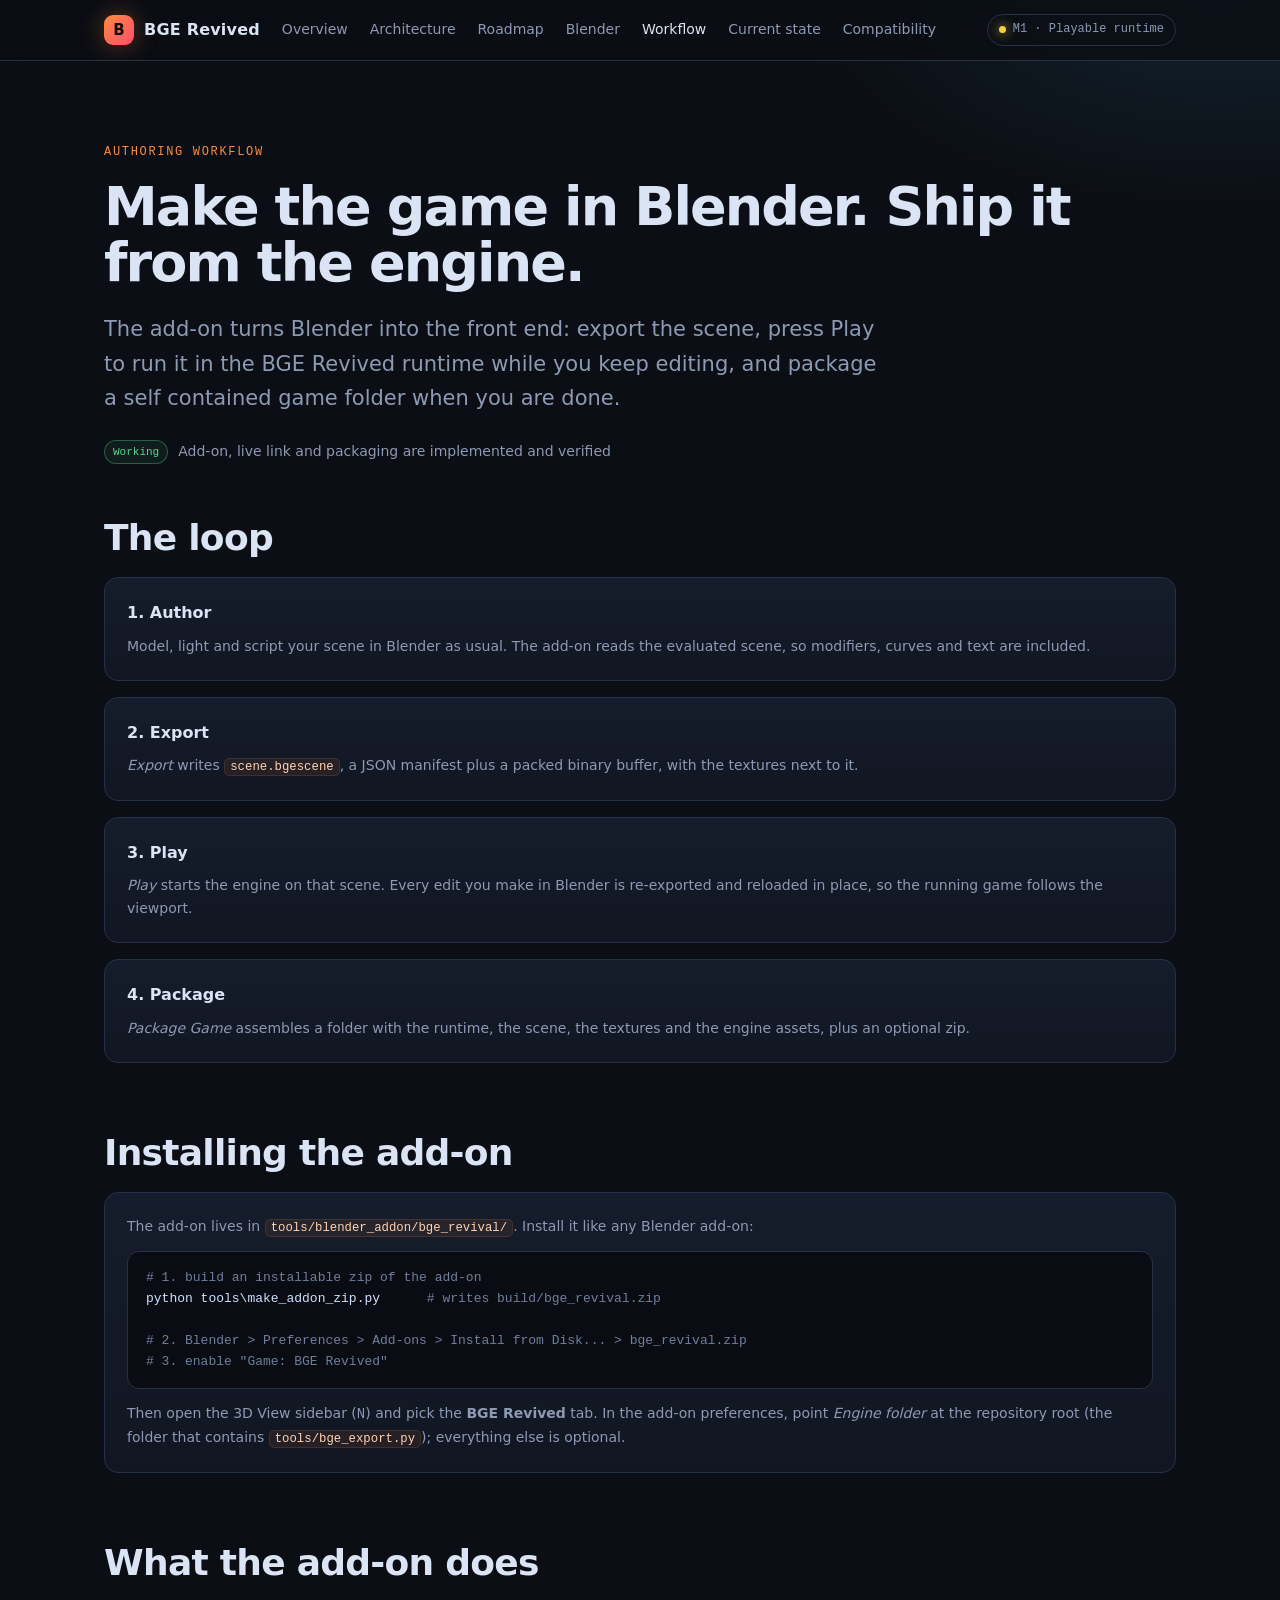
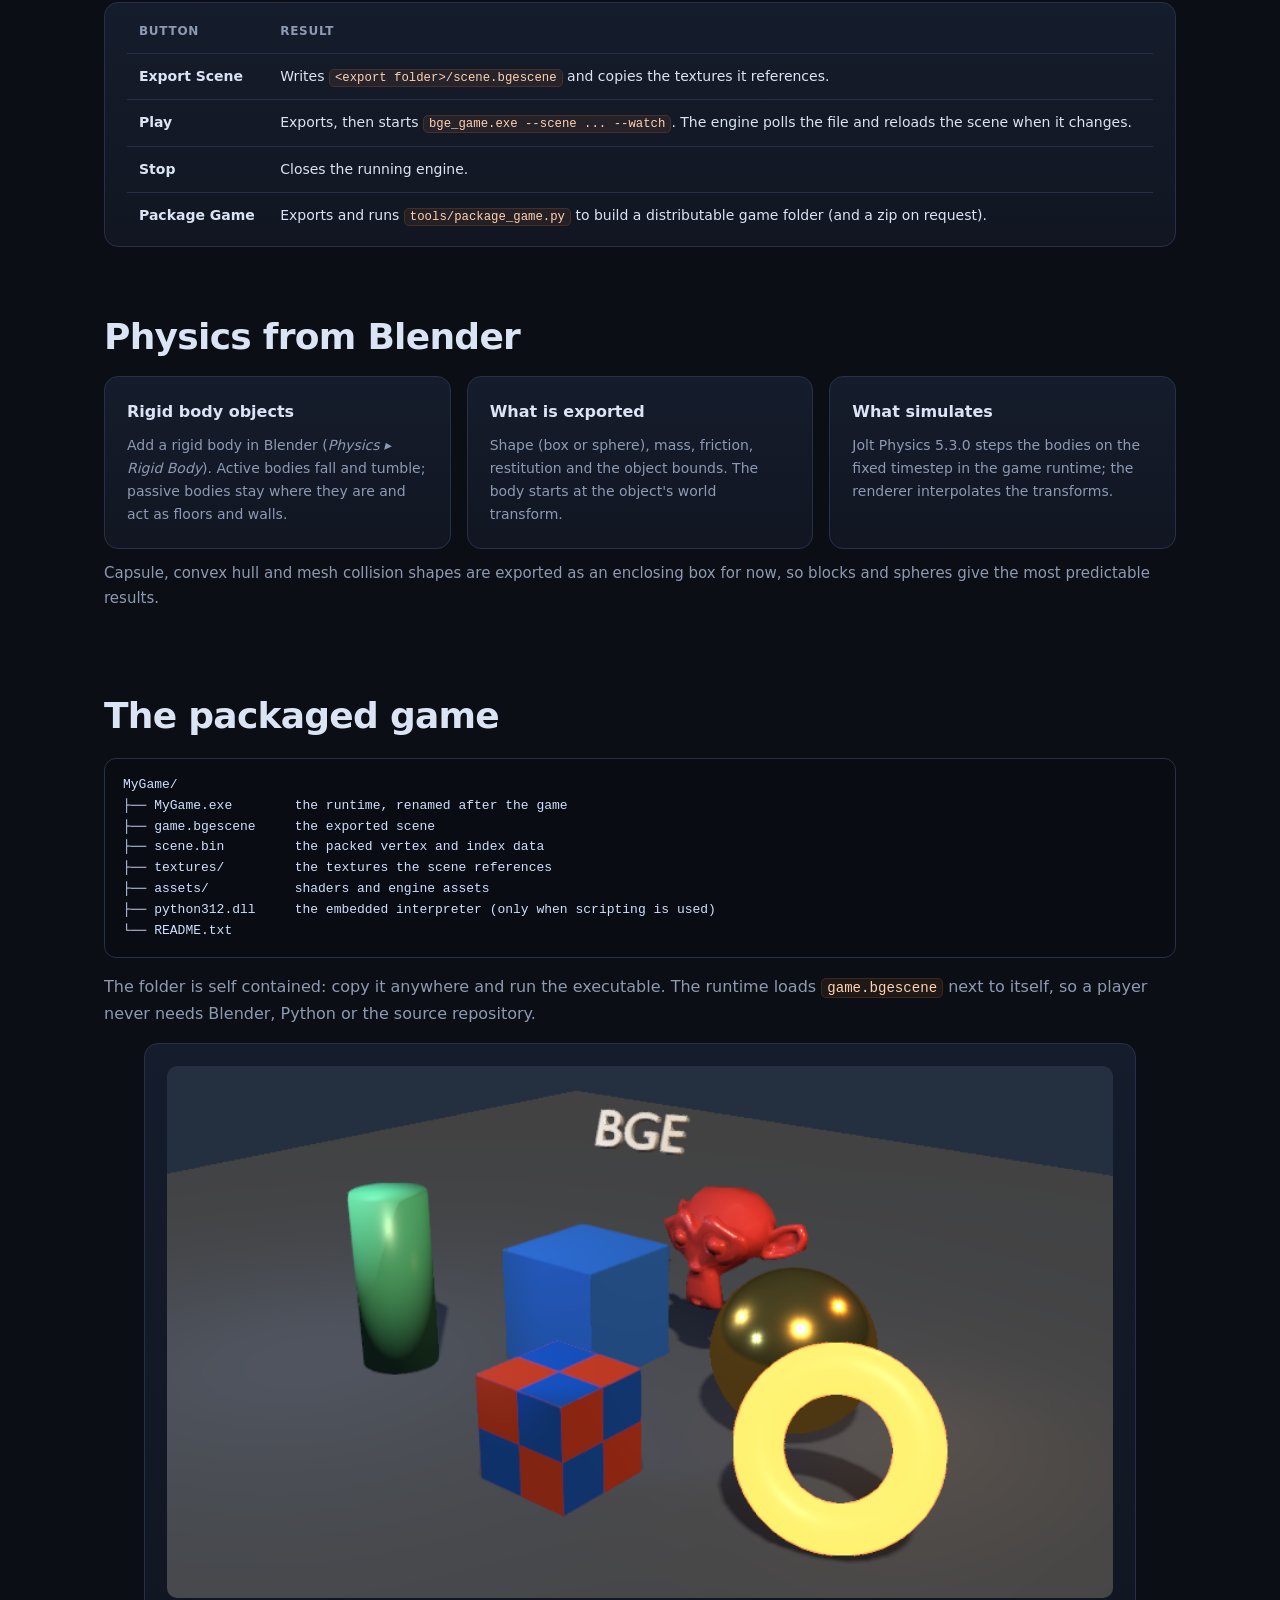
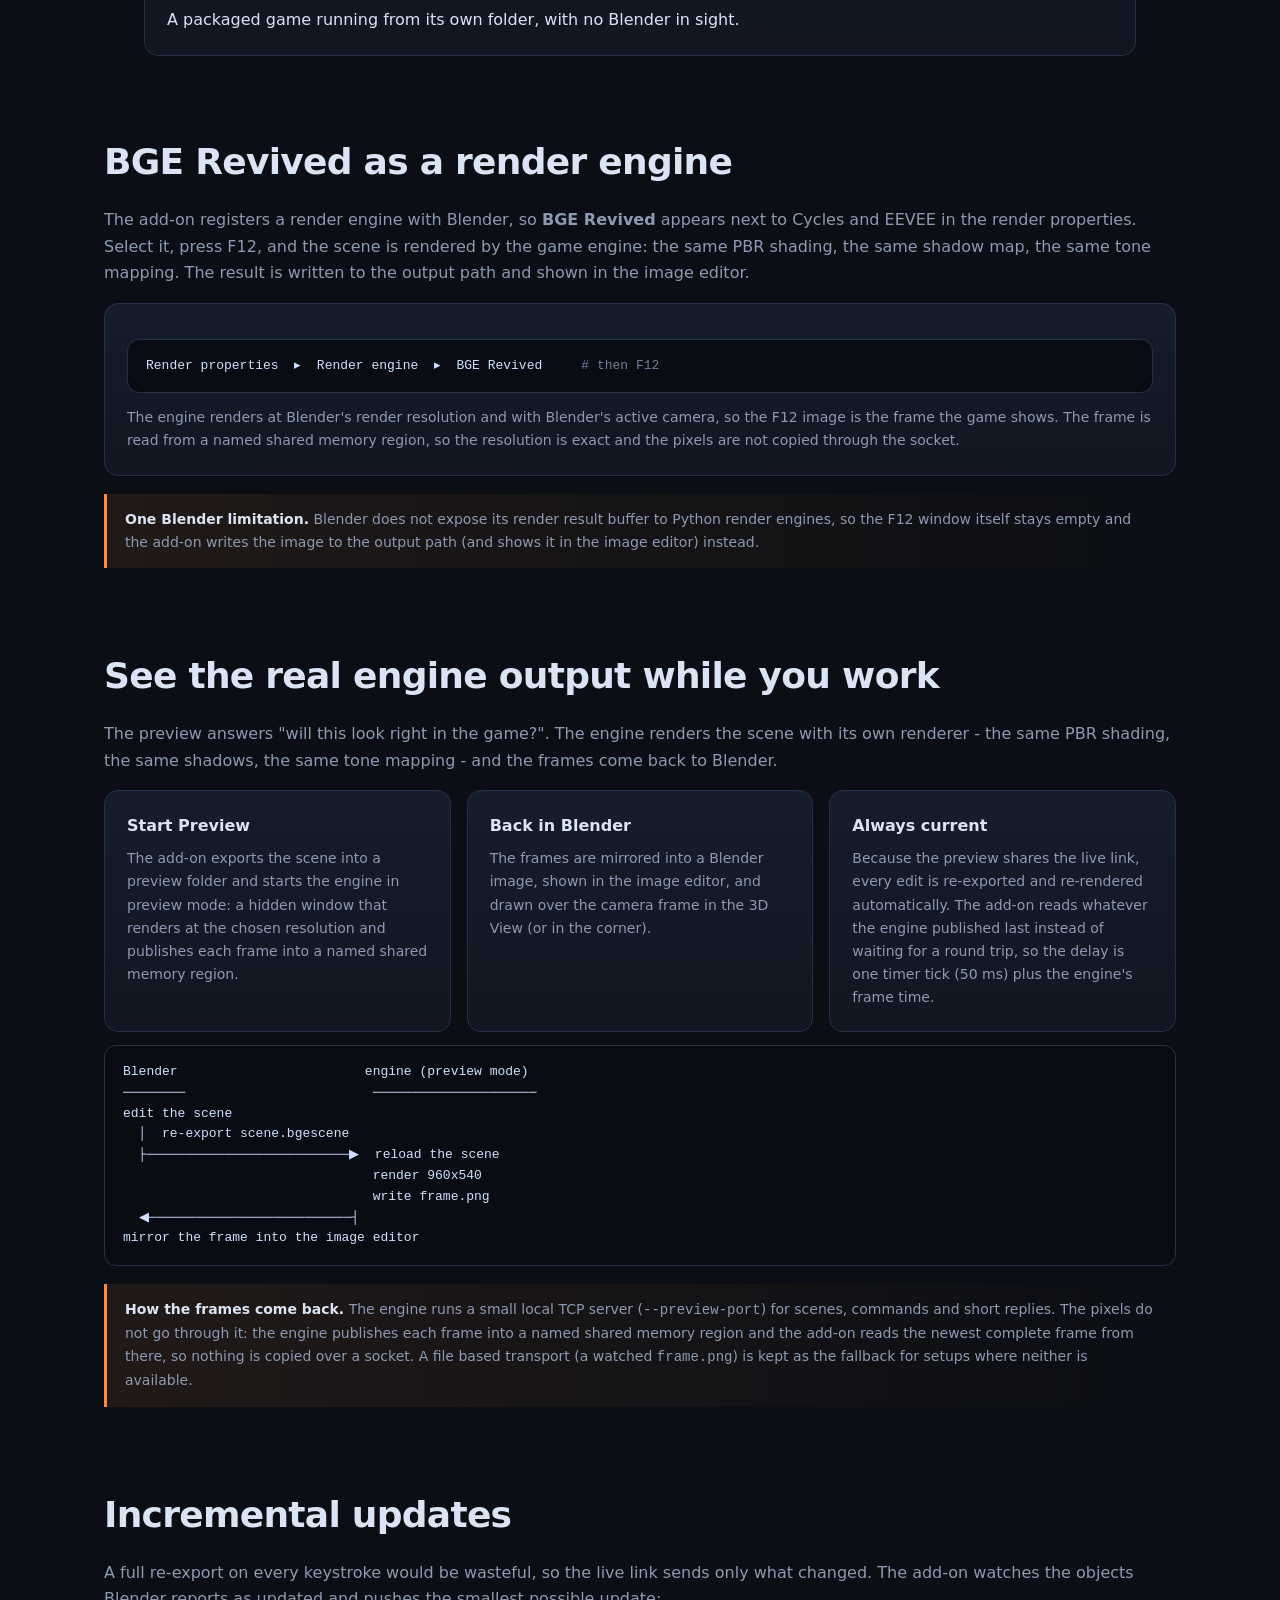
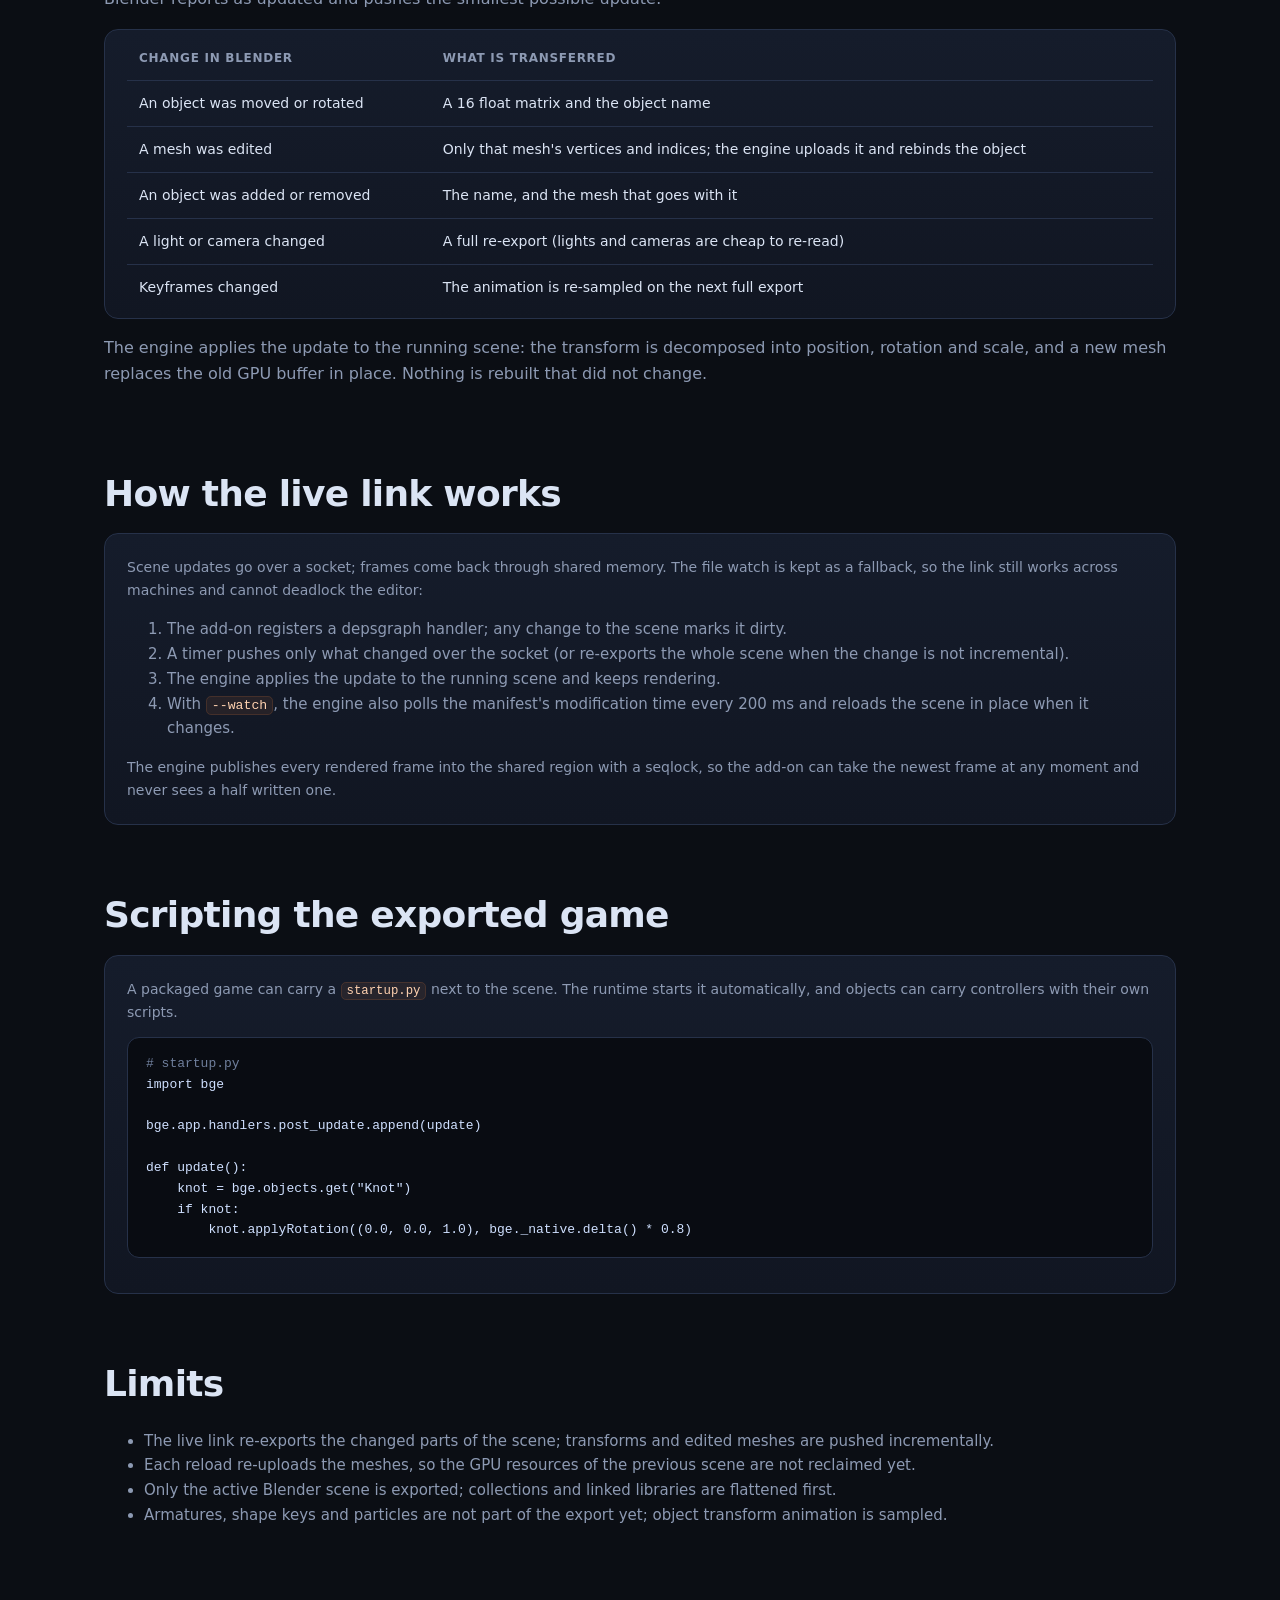
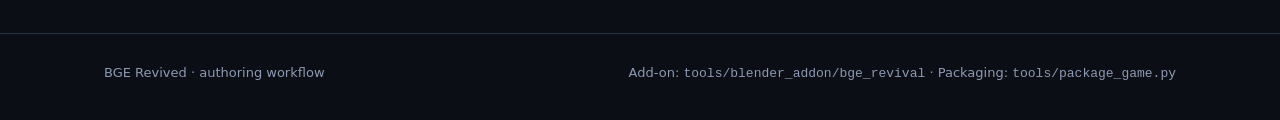
<file: docs/blender_workflow.html>
<!doctype html>
<html lang="en">
<head>
  <meta charset="utf-8">
  <meta name="viewport" content="width=device-width, initial-scale=1">
  <title>Author in Blender, ship a game — BGE Revived</title>
  <meta name="description" content="The BGE Revived workflow: export from Blender, play live in the engine, and package a distributable game.">
  <link rel="stylesheet" href="style.css">
</head>
<body>
<header class="site">
  <nav class="nav">
    <a class="brand" href="index.html"><span class="mark">B</span> BGE Revived</a>
    <a class="link" href="index.html">Overview</a>
    <a class="link" href="architecture.html">Architecture</a>
    <a class="link" href="roadmap.html">Roadmap</a>
    <a class="link" href="blender_integration.html">Blender</a>
    <a class="link active" href="blender_workflow.html">Workflow</a>
    <a class="link" href="current_state.html">Current state</a>
    <a class="link" href="compatibility.html">Compatibility</a>
    <span class="spacer"></span>
    <span class="pill"><span class="dot"></span> M1 · Playable runtime</span>
  </nav>
</header>

<main class="wrap">
  <section class="hero" style="padding-bottom: 14px;">
    <div class="eyebrow">Authoring workflow</div>
    <h1 style="font-size: clamp(34px, 5vw, 54px);">Make the game in Blender. Ship it from the engine.</h1>
    <p class="lede">
      The add-on turns Blender into the front end: export the scene, press Play to run it in the
      BGE Revived runtime while you keep editing, and package a self contained game folder when
      you are done.
    </p>
    <div class="status-line" style="margin-top: 24px;">
      <span class="badge done">Working</span>
      <span>Add-on, live link and packaging are implemented and verified</span>
    </div>
  </section>

  <section>
    <h2>The loop</h2>
    <div class="grid cols-4">
      <div class="card"><h3>1. Author</h3><p>Model, light and script your scene in Blender as usual. The add-on reads the evaluated scene, so modifiers, curves and text are included.</p></div>
      <div class="card"><h3>2. Export</h3><p><em>Export</em> writes <code>scene.bgescene</code>, a JSON manifest plus a packed binary buffer, with the textures next to it.</p></div>
      <div class="card"><h3>3. Play</h3><p><em>Play</em> starts the engine on that scene. Every edit you make in Blender is re-exported and reloaded in place, so the running game follows the viewport.</p></div>
      <div class="card"><h3>4. Package</h3><p><em>Package Game</em> assembles a folder with the runtime, the scene, the textures and the engine assets, plus an optional zip.</p></div>
    </div>
  </section>

  <section>
    <h2>Installing the add-on</h2>
    <div class="card">
      <p>The add-on lives in <code>tools/blender_addon/bge_revival/</code>. Install it like any
      Blender add-on:</p>
      <pre><span class="c"># 1. build an installable zip of the add-on</span>
python tools\make_addon_zip.py      <span class="c"># writes build/bge_revival.zip</span>

<span class="c"># 2. Blender &gt; Preferences &gt; Add-ons &gt; Install from Disk... &gt; bge_revival.zip</span>
<span class="c"># 3. enable "Game: BGE Revived"</span></pre>
      <p>Then open the 3D View sidebar (<kbd>N</kbd>) and pick the <strong>BGE Revived</strong> tab.
      In the add-on preferences, point <em>Engine folder</em> at the repository root (the folder
      that contains <code>tools/bge_export.py</code>); everything else is optional.</p>
    </div>
  </section>

  <section>
    <h2>What the add-on does</h2>
    <div class="card" style="padding: 8px 22px;">
      <table>
        <thead><tr><th>Button</th><th>Result</th></tr></thead>
        <tbody>
          <tr><td><strong>Export Scene</strong></td><td>Writes <code>&lt;export folder&gt;/scene.bgescene</code> and copies the textures it references.</td></tr>
          <tr><td><strong>Play</strong></td><td>Exports, then starts <code>bge_game.exe --scene ... --watch</code>. The engine polls the file and reloads the scene when it changes.</td></tr>
          <tr><td><strong>Stop</strong></td><td>Closes the running engine.</td></tr>
          <tr><td><strong>Package Game</strong></td><td>Exports and runs <code>tools/package_game.py</code> to build a distributable game folder (and a zip on request).</td></tr>
        </tbody>
      </table>
    </div>
  </section>

  <section>
    <h2>Physics from Blender</h2>
    <div class="grid cols-3">
      <div class="card"><h3>Rigid body objects</h3><p>Add a rigid body in Blender (<em>Physics ▸ Rigid Body</em>). Active bodies fall and tumble; passive bodies stay where they are and act as floors and walls.</p></div>
      <div class="card"><h3>What is exported</h3><p>Shape (box or sphere), mass, friction, restitution and the object bounds. The body starts at the object's world transform.</p></div>
      <div class="card"><h3>What simulates</h3><p>Jolt Physics 5.3.0 steps the bodies on the fixed timestep in the game runtime; the renderer interpolates the transforms.</p></div>
    </div>
    <p style="color: var(--muted); font-size: 15px; margin-top: 12px;">Capsule, convex hull and mesh collision shapes are exported as an enclosing box for now, so blocks and spheres give the most predictable results.</p>
  </section>

  <section>
    <h2>The packaged game</h2>
    <pre>MyGame/
├── MyGame.exe        the runtime, renamed after the game
├── game.bgescene     the exported scene
├── scene.bin         the packed vertex and index data
├── textures/         the textures the scene references
├── assets/           shaders and engine assets
├── python312.dll     the embedded interpreter (only when scripting is used)
└── README.txt</pre>
    <p style="color: var(--muted);">The folder is self contained: copy it anywhere and run the
    executable. The runtime loads <code>game.bgescene</code> next to itself, so a player never
    needs Blender, Python or the source repository.</p>
    <figure class="card">
      <img src="images/packaged_game.png" alt="A packaged BGE Revived game running from its own folder" style="width:100%; border-radius:10px;">
      <figcaption>A packaged game running from its own folder, with no Blender in sight.</figcaption>
    </figure>
  </section>

  <section>
    <h2>BGE Revived as a render engine</h2>
    <p style="color: var(--muted);">The add-on registers a render engine with Blender, so
    <strong>BGE Revived</strong> appears next to Cycles and EEVEE in the render properties. Select
    it, press F12, and the scene is rendered by the game engine: the same PBR shading, the same
    shadow map, the same tone mapping. The result is written to the output path and shown in the
    image editor.</p>
    <div class="card">
      <pre>Render properties  ▸  Render engine  ▸  BGE Revived     <span class="c"># then F12</span></pre>
      <p style="color: var(--muted);">The engine renders at Blender's render resolution and with
      Blender's active camera, so the F12 image is the frame the game shows. The frame is read
      from a named shared memory region, so the resolution is exact and the pixels are not copied
      through the socket.</p>
    </div>
    <div class="callout">
      <strong>One Blender limitation.</strong> Blender does not expose its render result buffer to
      Python render engines, so the F12 window itself stays empty and the add-on writes the image
      to the output path (and shows it in the image editor) instead.
    </div>
  </section>

  <section>
    <h2>See the real engine output while you work</h2>
    <p style="color: var(--muted);">The preview answers "will this look right in the game?". The
    engine renders the scene with its own renderer - the same PBR shading, the same shadows, the
    same tone mapping - and the frames come back to Blender.</p>
    <div class="grid cols-3">
      <div class="card"><h3>Start Preview</h3><p>The add-on exports the scene into a preview folder and starts the engine in preview mode: a hidden window that renders at the chosen resolution and publishes each frame into a named shared memory region.</p></div>
      <div class="card"><h3>Back in Blender</h3><p>The frames are mirrored into a Blender image, shown in the image editor, and drawn over the camera frame in the 3D View (or in the corner).</p></div>
      <div class="card"><h3>Always current</h3><p>Because the preview shares the live link, every edit is re-exported and re-rendered automatically. The add-on reads whatever the engine published last instead of waiting for a round trip, so the delay is one timer tick (50 ms) plus the engine's frame time.</p></div>
    </div>
    <pre>Blender                        engine (preview mode)
────────                        ─────────────────────
edit the scene
  │  re-export scene.bgescene
  ├──────────────────────────▶  reload the scene
                                render 960x540
                                write frame.png
  ◀──────────────────────────┤
mirror the frame into the image editor</pre>
    <div class="callout">
      <strong>How the frames come back.</strong> The engine runs a small local TCP server
      (<code>--preview-port</code>) for scenes, commands and short replies. The pixels do not go
      through it: the engine publishes each frame into a named shared memory region and the add-on
      reads the newest complete frame from there, so nothing is copied over a socket. A file based
      transport (a watched <code>frame.png</code>) is kept as the fallback for setups where neither
      is available.
    </div>
  </section>

  <section>
    <h2>Incremental updates</h2>
    <p style="color: var(--muted);">A full re-export on every keystroke would be wasteful, so the
    live link sends only what changed. The add-on watches the objects Blender reports as updated
    and pushes the smallest possible update:</p>
    <div class="card" style="padding: 8px 22px;">
      <table>
        <thead><tr><th>Change in Blender</th><th>What is transferred</th></tr></thead>
        <tbody>
          <tr><td>An object was moved or rotated</td><td>A 16 float matrix and the object name</td></tr>
          <tr><td>A mesh was edited</td><td>Only that mesh's vertices and indices; the engine uploads it and rebinds the object</td></tr>
          <tr><td>An object was added or removed</td><td>The name, and the mesh that goes with it</td></tr>
          <tr><td>A light or camera changed</td><td>A full re-export (lights and cameras are cheap to re-read)</td></tr>
          <tr><td>Keyframes changed</td><td>The animation is re-sampled on the next full export</td></tr>
        </tbody>
      </table>
    </div>
    <p style="color: var(--muted);">The engine applies the update to the running scene: the
    transform is decomposed into position, rotation and scale, and a new mesh replaces the old
    GPU buffer in place. Nothing is rebuilt that did not change.</p>
  </section>

  <section>
    <h2>How the live link works</h2>
    <div class="card">
      <p>Scene updates go over a socket; frames come back through shared memory. The file watch is
      kept as a fallback, so the link still works across machines and cannot deadlock the editor:</p>
      <ol style="color: var(--muted); font-size: 15px;">
        <li>The add-on registers a depsgraph handler; any change to the scene marks it dirty.</li>
        <li>A timer pushes only what changed over the socket (or re-exports the whole scene when the change is not incremental).</li>
        <li>The engine applies the update to the running scene and keeps rendering.</li>
        <li>With <code>--watch</code>, the engine also polls the manifest's modification time every 200 ms and reloads the scene in place when it changes.</li>
      </ol>
      <p style="color: var(--muted);">The engine publishes every rendered frame into the shared
      region with a seqlock, so the add-on can take the newest frame at any moment and never sees a
      half written one.</p>
    </div>
  </section>

  <section>
    <h2>Scripting the exported game</h2>
    <div class="card">
      <p>A packaged game can carry a <code>startup.py</code> next to the scene. The runtime starts
      it automatically, and objects can carry controllers with their own scripts.</p>
      <pre><span class="c"># startup.py</span>
import bge

bge.app.handlers.post_update.append(update)

def update():
    knot = bge.objects.get("Knot")
    if knot:
        knot.applyRotation((0.0, 0.0, 1.0), bge._native.delta() * 0.8)</pre>
    </div>
  </section>

  <section>
    <h2>Limits</h2>
    <ul style="color: var(--muted); font-size: 15px;">
      <li>The live link re-exports the changed parts of the scene; transforms and edited meshes are pushed incrementally.</li>
      <li>Each reload re-uploads the meshes, so the GPU resources of the previous scene are not reclaimed yet.</li>
      <li>Only the active Blender scene is exported; collections and linked libraries are flattened first.</li>
      <li>Armatures, shape keys and particles are not part of the export yet; object transform animation is sampled.</li>
    </ul>
  </section>
</main>

<footer class="site">
  <div class="wrap">
    <span>BGE Revived · authoring workflow</span>
    <span>Add-on: <code>tools/blender_addon/bge_revival</code> · Packaging: <code>tools/package_game.py</code></span>
  </div>
</footer>
</body>
</html>
</file>
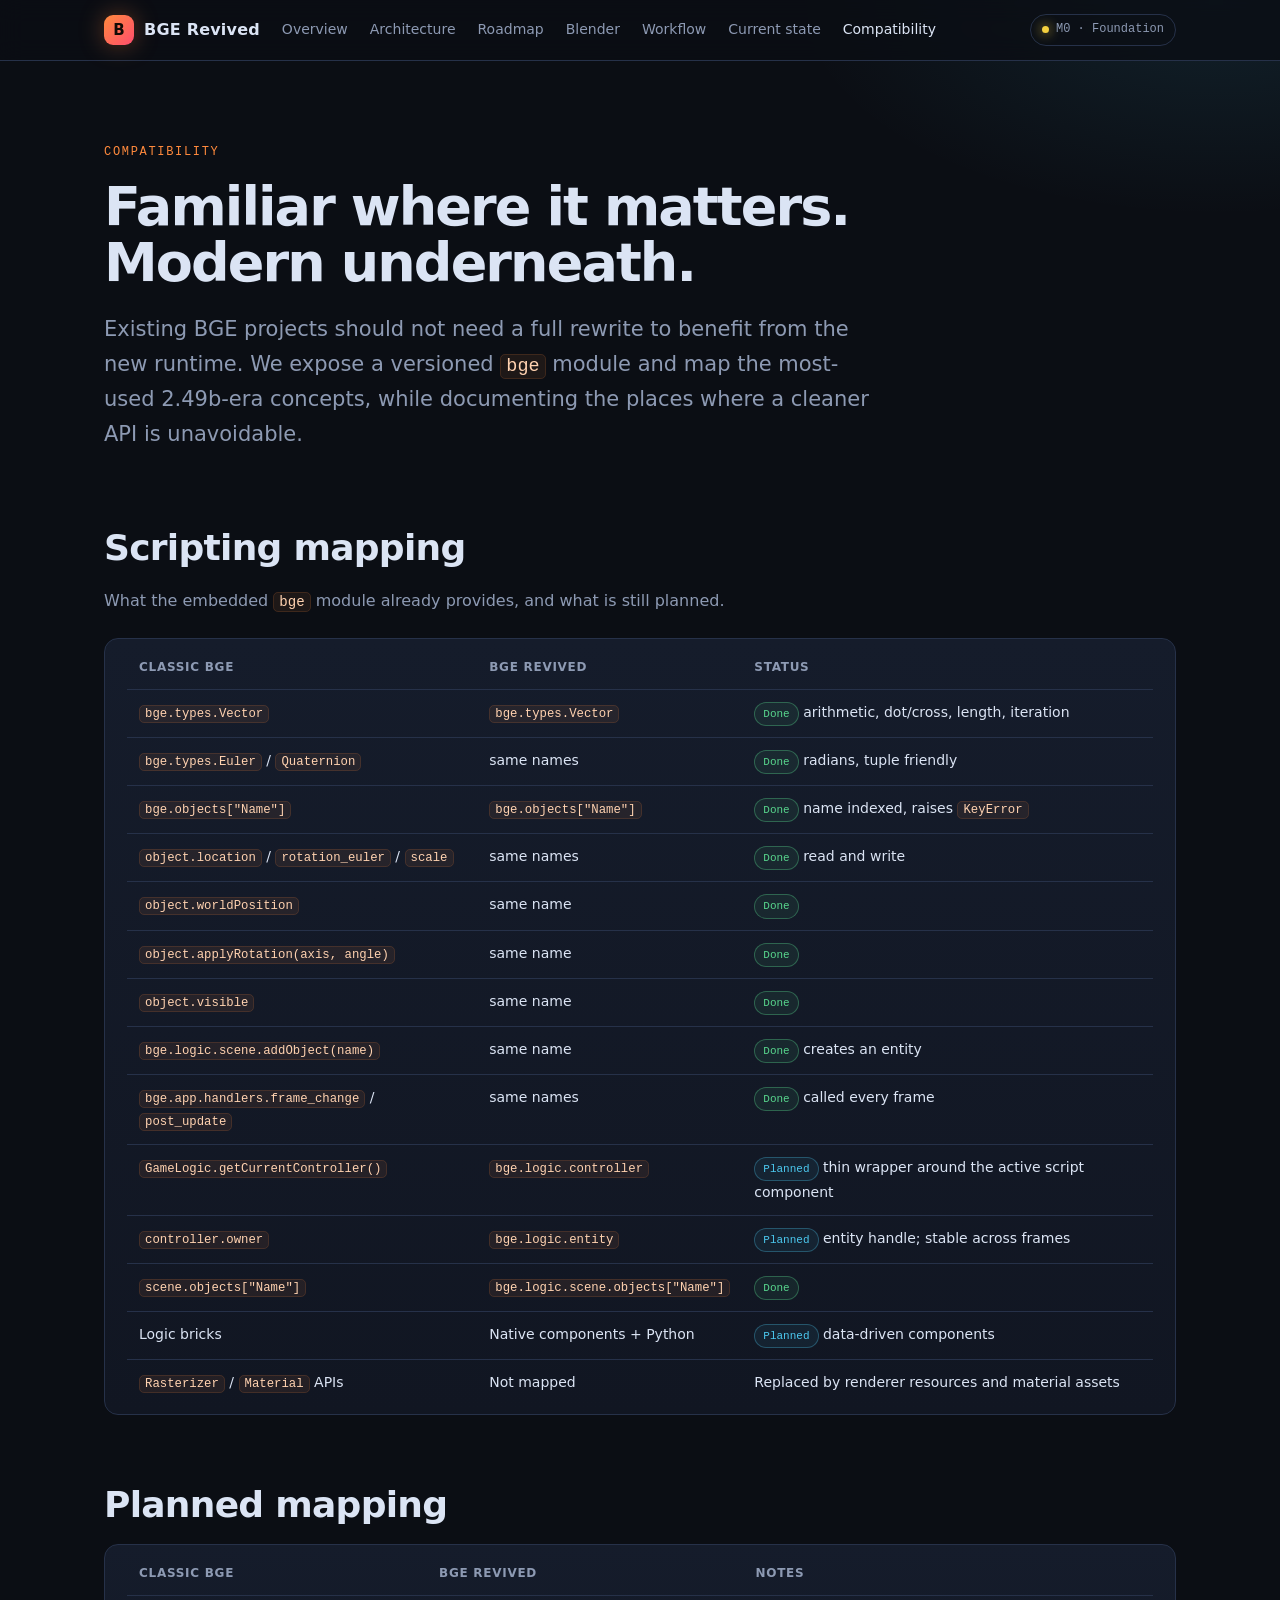
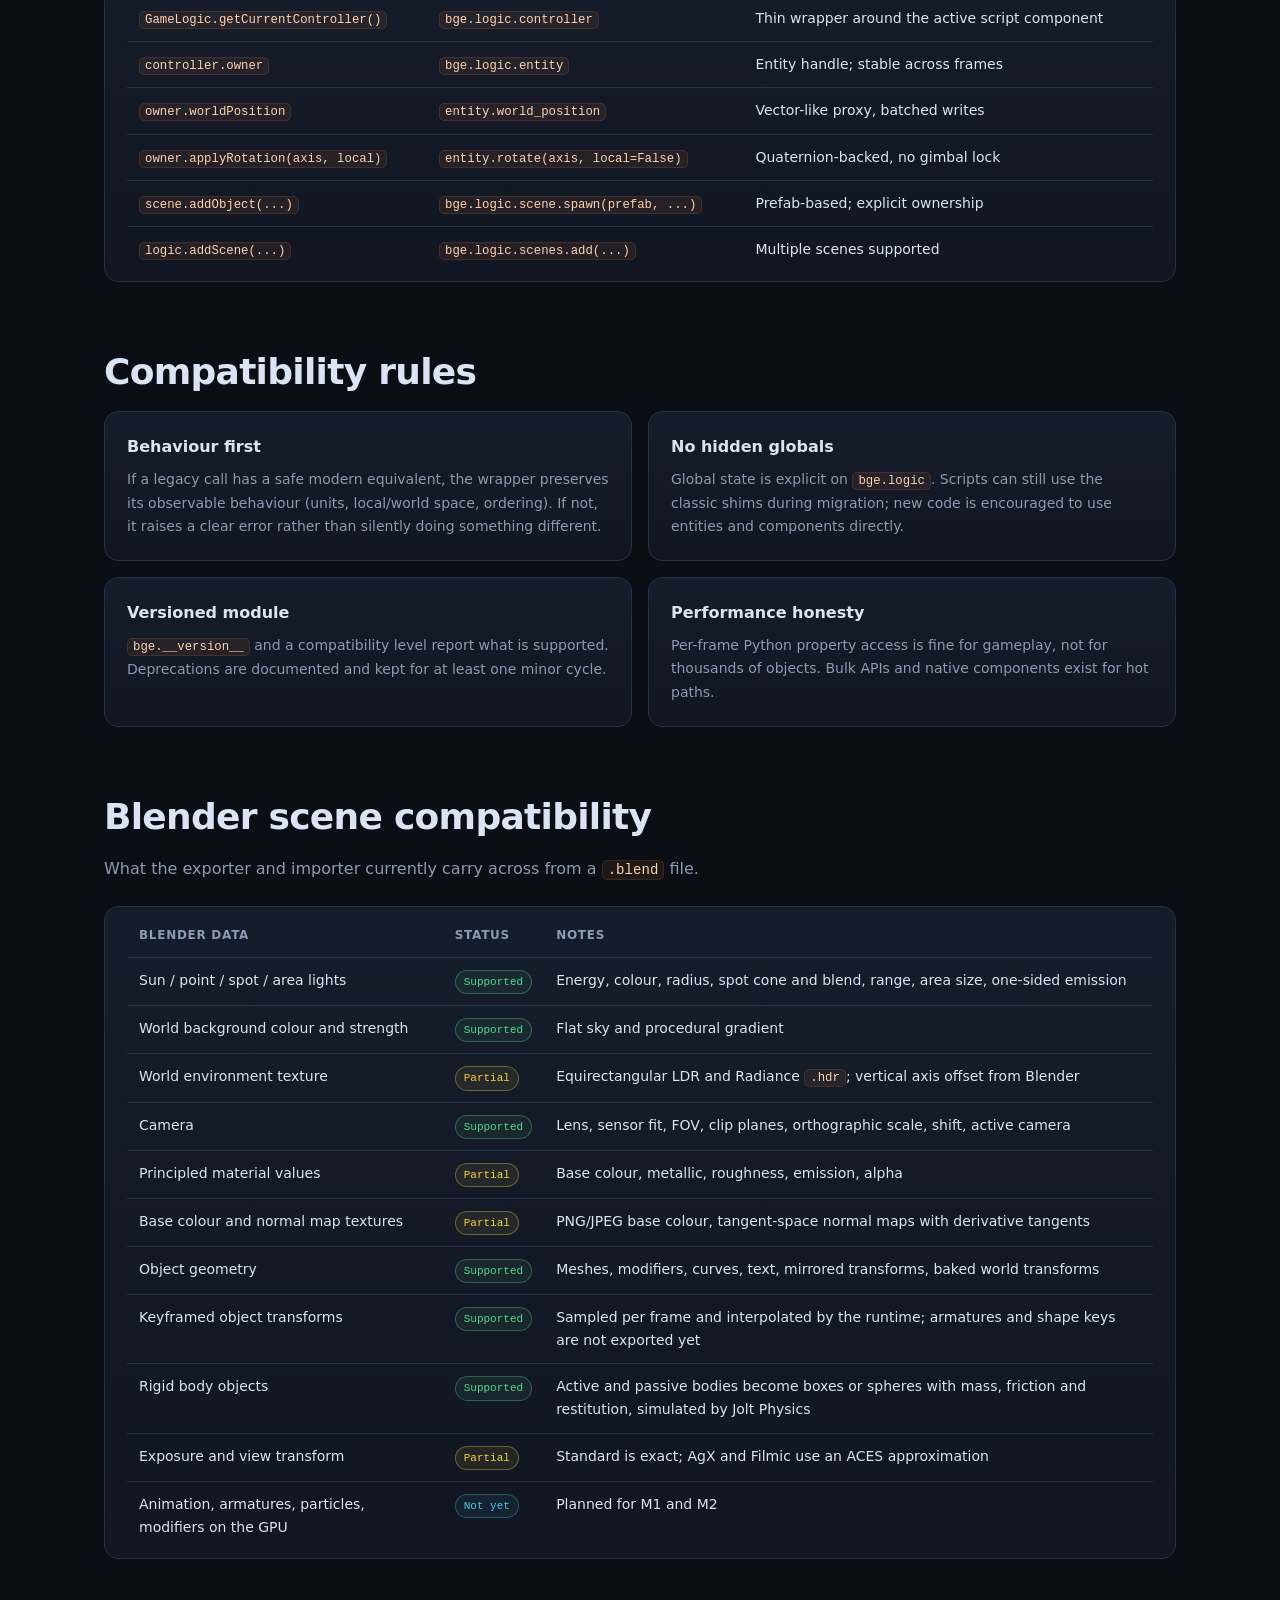
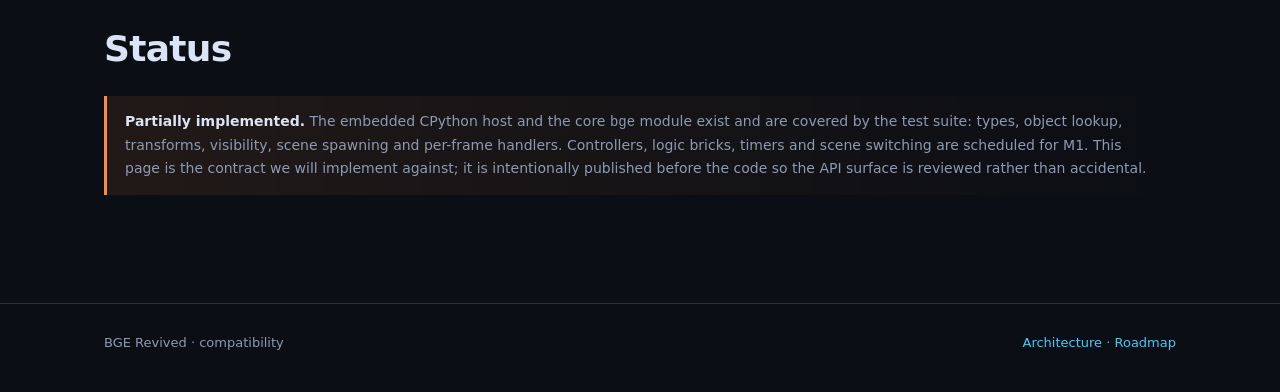
<file: docs/compatibility.html>
<!doctype html>
<html lang="en">
<head>
  <meta charset="utf-8">
  <meta name="viewport" content="width=device-width, initial-scale=1">
  <title>BGE API compatibility — BGE Revived</title>
  <meta name="description" content="Planned compatibility mapping between the classic Blender Game Engine Python API and BGE Revived.">
  <link rel="stylesheet" href="style.css">
</head>
<body>
<header class="site">
  <nav class="nav">
    <a class="brand" href="index.html"><span class="mark">B</span> BGE Revived</a>
    <a class="link" href="index.html">Overview</a>
    <a class="link" href="architecture.html">Architecture</a>
    <a class="link" href="roadmap.html">Roadmap</a>
    <a class="link" href="blender_integration.html">Blender</a>
    <a class="link" href="blender_workflow.html">Workflow</a>
    <a class="link" href="current_state.html">Current state</a>
    <a class="link active" href="compatibility.html">Compatibility</a>
    <span class="spacer"></span>
    <span class="pill"><span class="dot"></span> M0 · Foundation</span>
  </nav>
</header>

<main class="wrap">
  <section class="hero" style="padding-bottom: 16px;">
    <div class="eyebrow">Compatibility</div>
    <h1 style="font-size: clamp(34px, 5vw, 54px);">Familiar where it matters. Modern underneath.</h1>
    <p class="lede">
      Existing BGE projects should not need a full rewrite to benefit from the new runtime.
      We expose a versioned <code>bge</code> module and map the most-used 2.49b-era concepts,
      while documenting the places where a cleaner API is unavoidable.
    </p>
  </section>

  <section>
    <h2>Scripting mapping</h2>
    <p class="sub">What the embedded <code>bge</code> module already provides, and what is still planned.</p>
    <div class="card" style="padding: 8px 22px;">
      <table>
        <thead><tr><th>Classic BGE</th><th>BGE Revived</th><th>Status</th></tr></thead>
        <tbody>
          <tr><td><code>bge.types.Vector</code></td><td><code>bge.types.Vector</code></td><td><span class="badge done">Done</span> arithmetic, dot/cross, length, iteration</td></tr>
          <tr><td><code>bge.types.Euler</code> / <code>Quaternion</code></td><td>same names</td><td><span class="badge done">Done</span> radians, tuple friendly</td></tr>
          <tr><td><code>bge.objects["Name"]</code></td><td><code>bge.objects["Name"]</code></td><td><span class="badge done">Done</span> name indexed, raises <code>KeyError</code></td></tr>
          <tr><td><code>object.location</code> / <code>rotation_euler</code> / <code>scale</code></td><td>same names</td><td><span class="badge done">Done</span> read and write</td></tr>
          <tr><td><code>object.worldPosition</code></td><td>same name</td><td><span class="badge done">Done</span></td></tr>
          <tr><td><code>object.applyRotation(axis, angle)</code></td><td>same name</td><td><span class="badge done">Done</span></td></tr>
          <tr><td><code>object.visible</code></td><td>same name</td><td><span class="badge done">Done</span></td></tr>
          <tr><td><code>bge.logic.scene.addObject(name)</code></td><td>same name</td><td><span class="badge done">Done</span> creates an entity</td></tr>
          <tr><td><code>bge.app.handlers.frame_change</code> / <code>post_update</code></td><td>same names</td><td><span class="badge done">Done</span> called every frame</td></tr>
          <tr><td><code>GameLogic.getCurrentController()</code></td><td><code>bge.logic.controller</code></td><td><span class="badge plan">Planned</span> thin wrapper around the active script component</td></tr>
          <tr><td><code>controller.owner</code></td><td><code>bge.logic.entity</code></td><td><span class="badge plan">Planned</span> entity handle; stable across frames</td></tr>
          <tr><td><code>scene.objects["Name"]</code></td><td><code>bge.logic.scene.objects["Name"]</code></td><td><span class="badge done">Done</span></td></tr>
          <tr><td>Logic bricks</td><td>Native components + Python</td><td><span class="badge plan">Planned</span> data-driven components</td></tr>
          <tr><td><code>Rasterizer</code> / <code>Material</code> APIs</td><td>Not mapped</td><td>Replaced by renderer resources and material assets</td></tr>
        </tbody>
      </table>
    </div>
  </section>

  <section>
    <h2>Planned mapping</h2>
    <div class="card" style="padding: 8px 22px;">
      <table>
        <thead><tr><th>Classic BGE</th><th>BGE Revived</th><th>Notes</th></tr></thead>
        <tbody>
          <tr><td><code>GameLogic.getCurrentController()</code></td><td><code>bge.logic.controller</code></td><td>Thin wrapper around the active script component</td></tr>
          <tr><td><code>controller.owner</code></td><td><code>bge.logic.entity</code></td><td>Entity handle; stable across frames</td></tr>
          <tr><td><code>owner.worldPosition</code></td><td><code>entity.world_position</code></td><td>Vector-like proxy, batched writes</td></tr>
          <tr><td><code>owner.applyRotation(axis, local)</code></td><td><code>entity.rotate(axis, local=False)</code></td><td>Quaternion-backed, no gimbal lock</td></tr>
          <tr><td><code>scene.addObject(...)</code></td><td><code>bge.logic.scene.spawn(prefab, ...)</code></td><td>Prefab-based; explicit ownership</td></tr>
          <tr><td><code>logic.addScene(...)</code></td><td><code>bge.logic.scenes.add(...)</code></td><td>Multiple scenes supported</td></tr>
        </tbody>
      </table>
    </div>
  </section>

  <section>
    <h2>Compatibility rules</h2>
    <div class="grid cols-2">
      <div class="card"><h3>Behaviour first</h3><p>If a legacy call has a safe modern equivalent, the wrapper preserves its observable behaviour (units, local/world space, ordering). If not, it raises a clear error rather than silently doing something different.</p></div>
      <div class="card"><h3>No hidden globals</h3><p>Global state is explicit on <code>bge.logic</code>. Scripts can still use the classic shims during migration; new code is encouraged to use entities and components directly.</p></div>
      <div class="card"><h3>Versioned module</h3><p><code>bge.__version__</code> and a compatibility level report what is supported. Deprecations are documented and kept for at least one minor cycle.</p></div>
      <div class="card"><h3>Performance honesty</h3><p>Per-frame Python property access is fine for gameplay, not for thousands of objects. Bulk APIs and native components exist for hot paths.</p></div>
    </div>
  </section>

  <section>
    <h2>Blender scene compatibility</h2>
    <p class="sub">What the exporter and importer currently carry across from a <code>.blend</code> file.</p>
    <div class="card" style="padding: 8px 22px;">
      <table>
        <thead><tr><th>Blender data</th><th>Status</th><th>Notes</th></tr></thead>
        <tbody>
          <tr><td>Sun / point / spot / area lights</td><td><span class="badge done">Supported</span></td><td>Energy, colour, radius, spot cone and blend, range, area size, one-sided emission</td></tr>
          <tr><td>World background colour and strength</td><td><span class="badge done">Supported</span></td><td>Flat sky and procedural gradient</td></tr>
          <tr><td>World environment texture</td><td><span class="badge wip">Partial</span></td><td>Equirectangular LDR and Radiance <code>.hdr</code>; vertical axis offset from Blender</td></tr>
          <tr><td>Camera</td><td><span class="badge done">Supported</span></td><td>Lens, sensor fit, FOV, clip planes, orthographic scale, shift, active camera</td></tr>
          <tr><td>Principled material values</td><td><span class="badge wip">Partial</span></td><td>Base colour, metallic, roughness, emission, alpha</td></tr>
          <tr><td>Base colour and normal map textures</td><td><span class="badge wip">Partial</span></td><td>PNG/JPEG base colour, tangent-space normal maps with derivative tangents</td></tr>
          <tr><td>Object geometry</td><td><span class="badge done">Supported</span></td><td>Meshes, modifiers, curves, text, mirrored transforms, baked world transforms</td></tr>
          <tr><td>Keyframed object transforms</td><td><span class="badge done">Supported</span></td><td>Sampled per frame and interpolated by the runtime; armatures and shape keys are not exported yet</td></tr>
          <tr><td>Rigid body objects</td><td><span class="badge done">Supported</span></td><td>Active and passive bodies become boxes or spheres with mass, friction and restitution, simulated by Jolt Physics</td></tr>
          <tr><td>Exposure and view transform</td><td><span class="badge wip">Partial</span></td><td>Standard is exact; AgX and Filmic use an ACES approximation</td></tr>
          <tr><td>Animation, armatures, particles, modifiers on the GPU</td><td><span class="badge plan">Not yet</span></td><td>Planned for M1 and M2</td></tr>
        </tbody>
      </table>
    </div>
  </section>

  <section>
    <h2>Status</h2>
    <div class="callout">
      <strong>Partially implemented.</strong> The embedded CPython host and the core
      <code>bge</code> module exist and are covered by the test suite: types, object lookup,
      transforms, visibility, scene spawning and per-frame handlers. Controllers, logic bricks,
      timers and scene switching are scheduled for M1. This page is the contract we will
      implement against; it is intentionally published before the code so the API surface is
      reviewed rather than accidental.
    </div>
  </section>
</main>

<footer class="site">
  <div class="wrap">
    <span>BGE Revived · compatibility</span>
    <span><a href="architecture.html">Architecture</a> · <a href="roadmap.html">Roadmap</a></span>
  </div>
</footer>
</body>
</html>
</file>
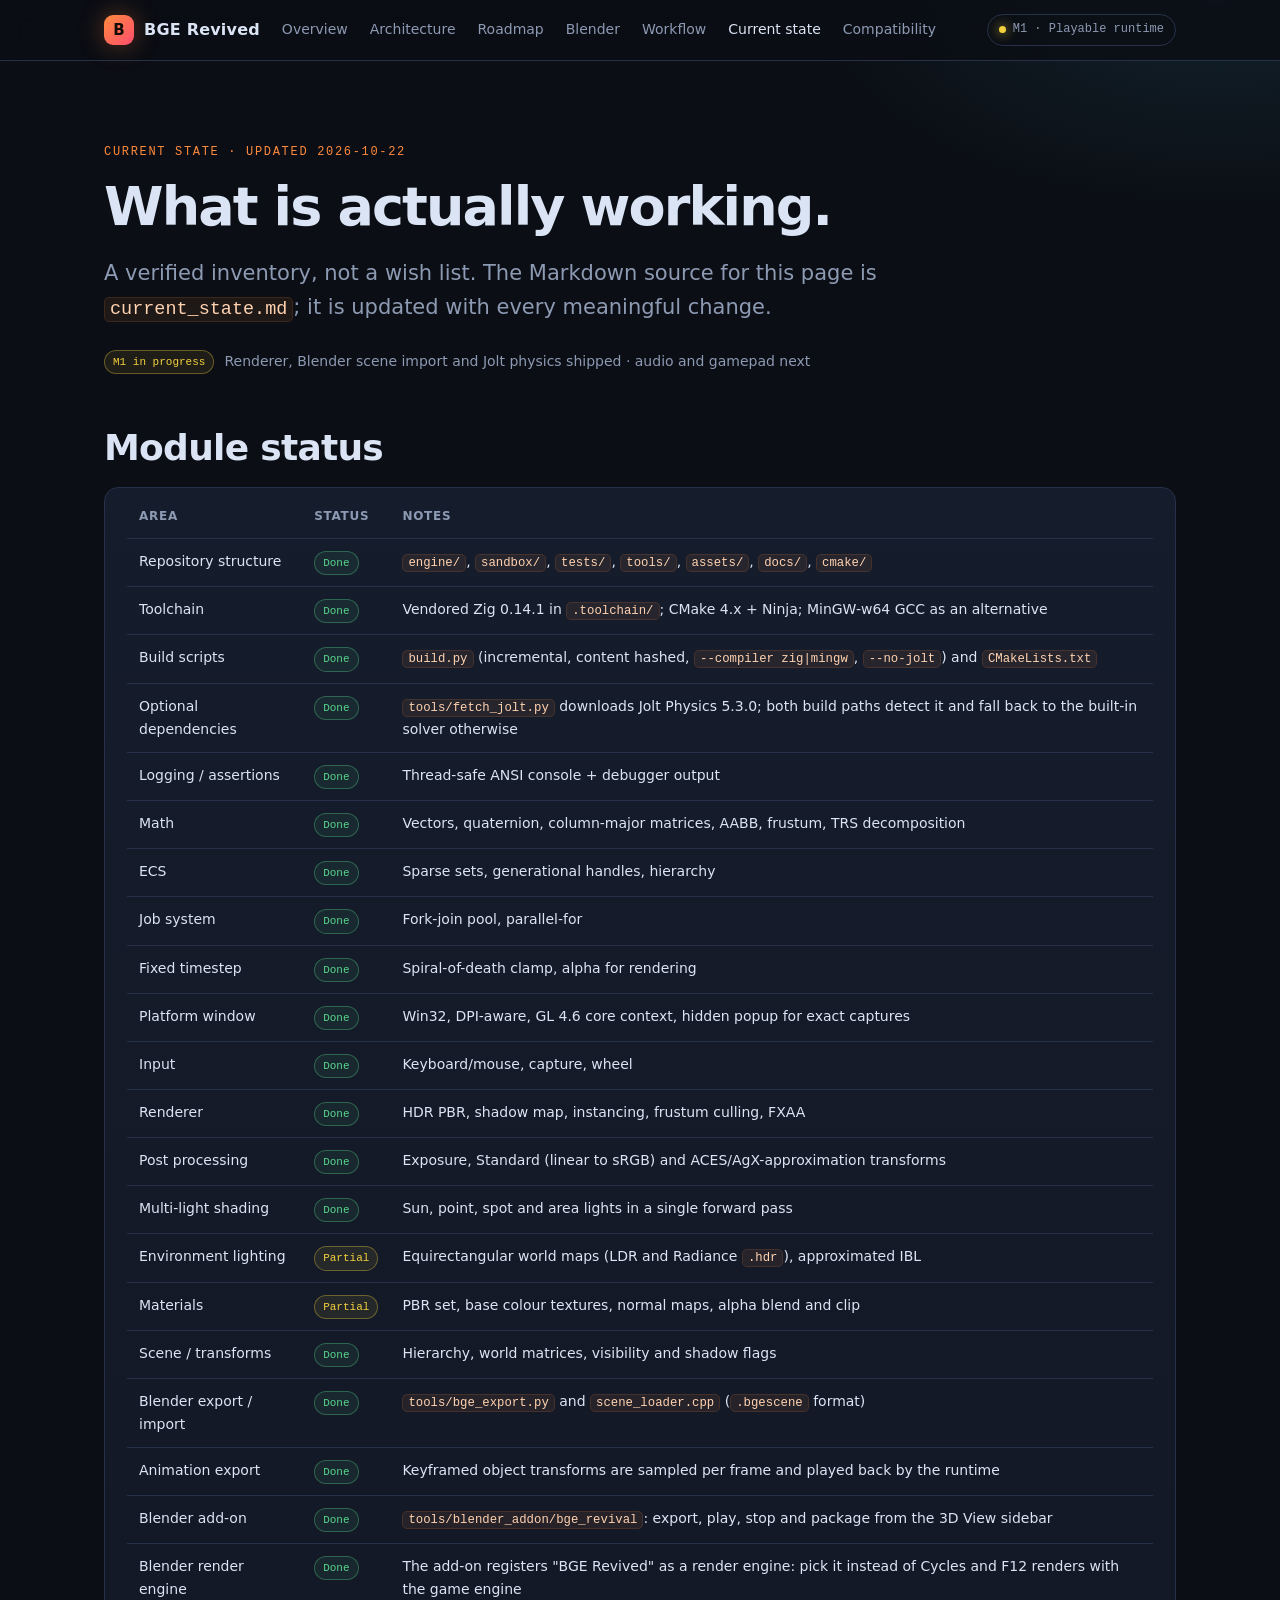
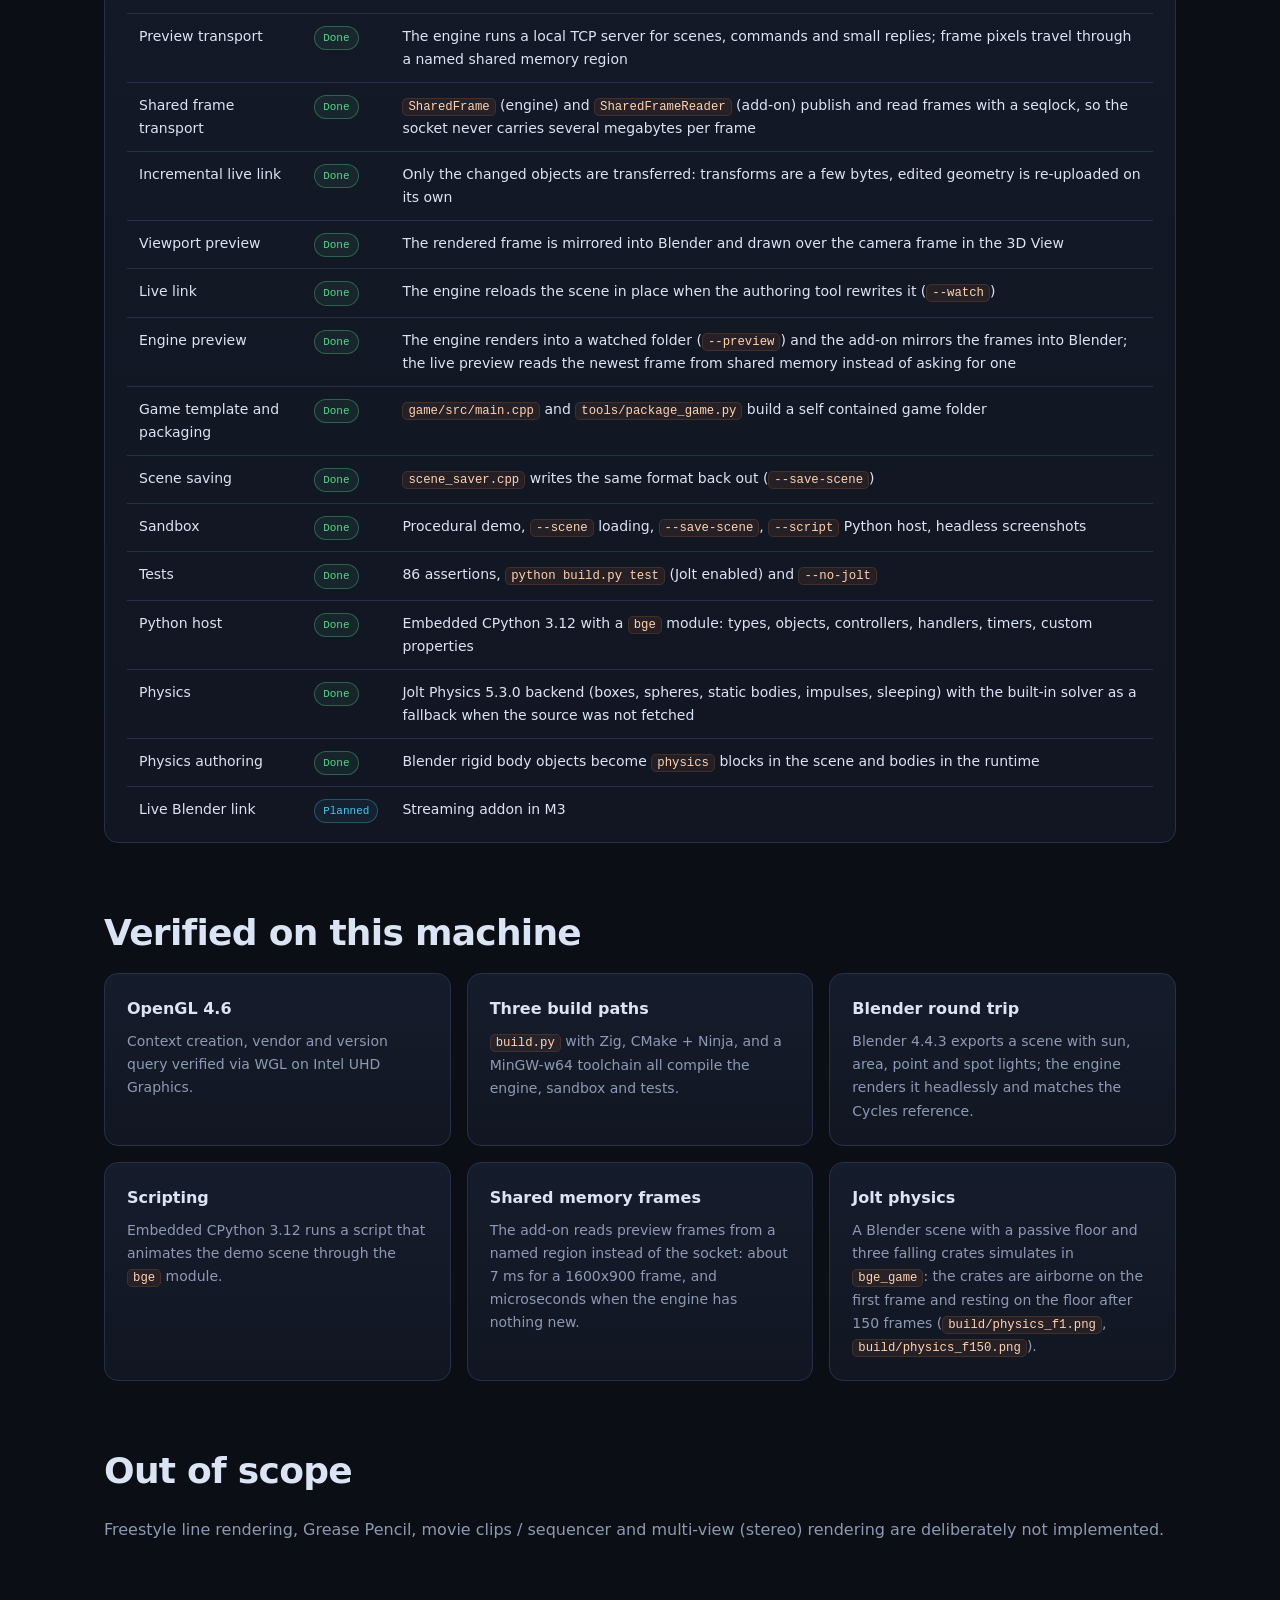
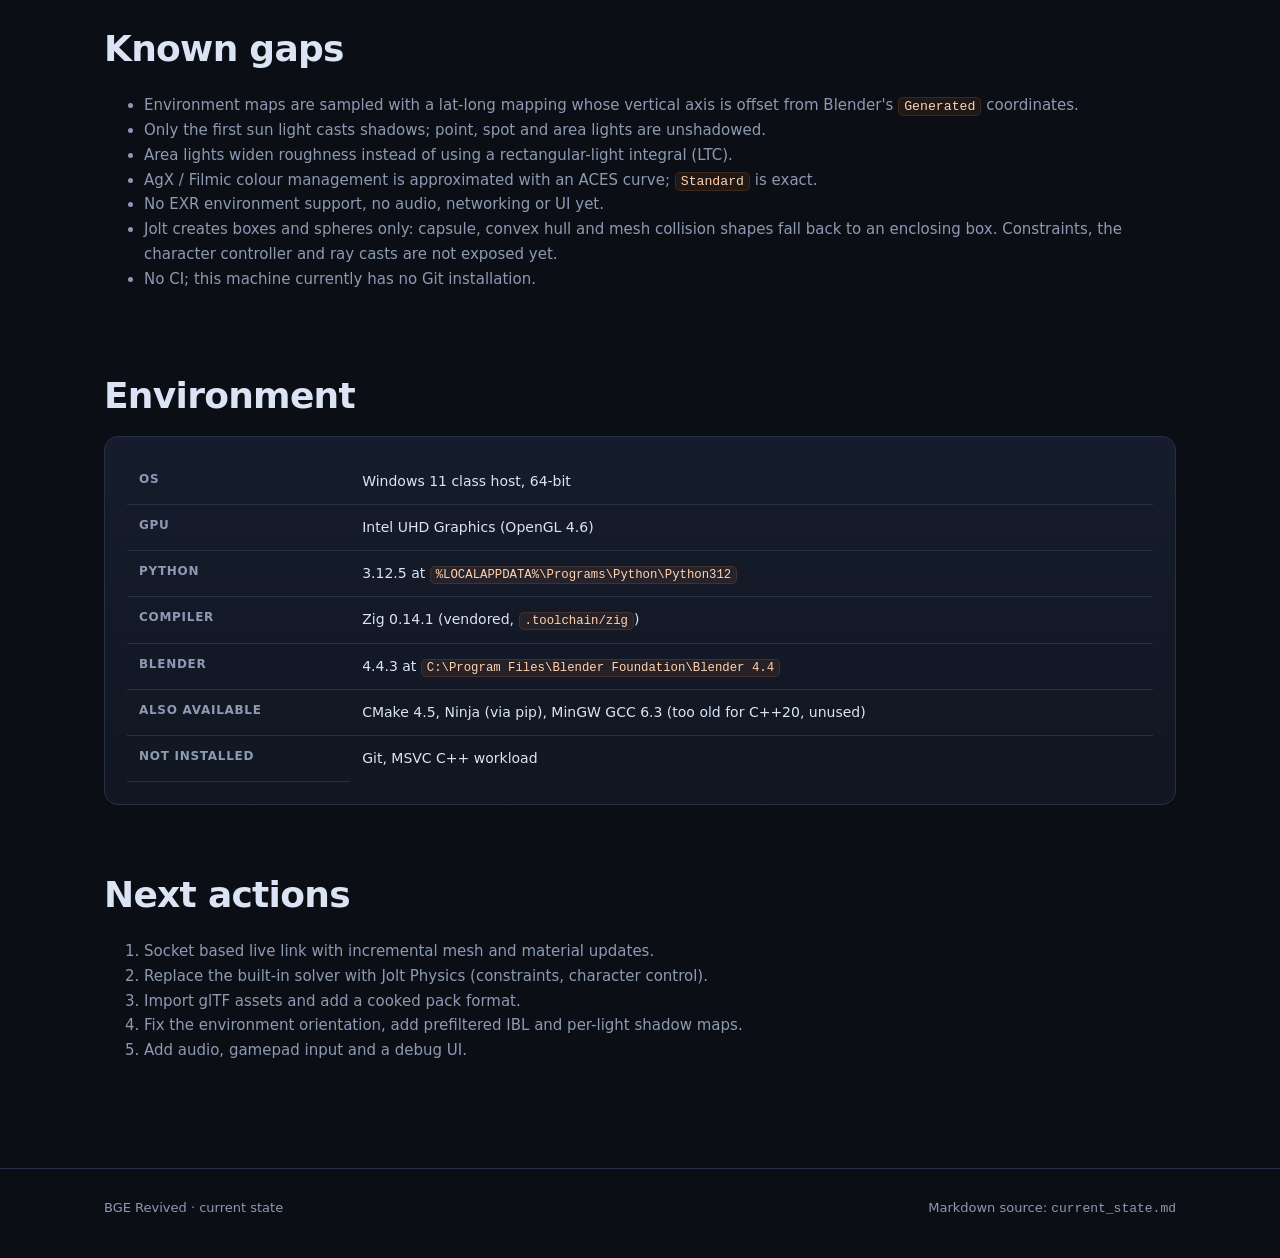
<file: docs/current_state.html>
<!doctype html>
<html lang="en">
<head>
  <meta charset="utf-8">
  <meta name="viewport" content="width=device-width, initial-scale=1">
  <title>Current state — BGE Revived</title>
  <meta name="description" content="Verified implementation status of BGE Revived: toolchain, platform, ECS, jobs, renderer, Blender scene import and next actions.">
  <link rel="stylesheet" href="style.css">
</head>
<body>
<header class="site">
  <nav class="nav">
    <a class="brand" href="index.html"><span class="mark">B</span> BGE Revived</a>
    <a class="link" href="index.html">Overview</a>
    <a class="link" href="architecture.html">Architecture</a>
    <a class="link" href="roadmap.html">Roadmap</a>
    <a class="link" href="blender_integration.html">Blender</a>
    <a class="link" href="blender_workflow.html">Workflow</a>
    <a class="link active" href="current_state.html">Current state</a>
    <a class="link" href="compatibility.html">Compatibility</a>
    <span class="spacer"></span>
    <span class="pill"><span class="dot"></span> M1 · Playable runtime</span>
  </nav>
</header>

<main class="wrap">
  <section class="hero" style="padding-bottom: 14px;">
    <div class="eyebrow">Current state · updated 2026-10-22</div>
    <h1 style="font-size: clamp(34px, 5vw, 54px);">What is actually working.</h1>
    <p class="lede">
      A verified inventory, not a wish list. The Markdown source for this page is
      <code>current_state.md</code>; it is updated with every meaningful change.
    </p>
    <div class="status-line" style="margin-top: 24px;">
      <span class="badge wip">M1 in progress</span>
      <span>Renderer, Blender scene import and Jolt physics shipped · audio and gamepad next</span>
    </div>
  </section>

  <section>
    <h2>Module status</h2>
    <div class="card" style="padding: 8px 22px;">
      <table>
        <thead><tr><th>Area</th><th>Status</th><th>Notes</th></tr></thead>
        <tbody>
          <tr><td>Repository structure</td><td><span class="badge done">Done</span></td><td><code>engine/</code>, <code>sandbox/</code>, <code>tests/</code>, <code>tools/</code>, <code>assets/</code>, <code>docs/</code>, <code>cmake/</code></td></tr>
          <tr><td>Toolchain</td><td><span class="badge done">Done</span></td><td>Vendored Zig 0.14.1 in <code>.toolchain/</code>; CMake 4.x + Ninja; MinGW-w64 GCC as an alternative</td></tr>
          <tr><td>Build scripts</td><td><span class="badge done">Done</span></td><td><code>build.py</code> (incremental, content hashed, <code>--compiler zig|mingw</code>, <code>--no-jolt</code>) and <code>CMakeLists.txt</code></td></tr>
          <tr><td>Optional dependencies</td><td><span class="badge done">Done</span></td><td><code>tools/fetch_jolt.py</code> downloads Jolt Physics 5.3.0; both build paths detect it and fall back to the built-in solver otherwise</td></tr>
          <tr><td>Logging / assertions</td><td><span class="badge done">Done</span></td><td>Thread-safe ANSI console + debugger output</td></tr>
          <tr><td>Math</td><td><span class="badge done">Done</span></td><td>Vectors, quaternion, column-major matrices, AABB, frustum, TRS decomposition</td></tr>
          <tr><td>ECS</td><td><span class="badge done">Done</span></td><td>Sparse sets, generational handles, hierarchy</td></tr>
          <tr><td>Job system</td><td><span class="badge done">Done</span></td><td>Fork-join pool, parallel-for</td></tr>
          <tr><td>Fixed timestep</td><td><span class="badge done">Done</span></td><td>Spiral-of-death clamp, alpha for rendering</td></tr>
          <tr><td>Platform window</td><td><span class="badge done">Done</span></td><td>Win32, DPI-aware, GL 4.6 core context, hidden popup for exact captures</td></tr>
          <tr><td>Input</td><td><span class="badge done">Done</span></td><td>Keyboard/mouse, capture, wheel</td></tr>
          <tr><td>Renderer</td><td><span class="badge done">Done</span></td><td>HDR PBR, shadow map, instancing, frustum culling, FXAA</td></tr>
          <tr><td>Post processing</td><td><span class="badge done">Done</span></td><td>Exposure, Standard (linear to sRGB) and ACES/AgX-approximation transforms</td></tr>
          <tr><td>Multi-light shading</td><td><span class="badge done">Done</span></td><td>Sun, point, spot and area lights in a single forward pass</td></tr>
          <tr><td>Environment lighting</td><td><span class="badge wip">Partial</span></td><td>Equirectangular world maps (LDR and Radiance <code>.hdr</code>), approximated IBL</td></tr>
          <tr><td>Materials</td><td><span class="badge wip">Partial</span></td><td>PBR set, base colour textures, normal maps, alpha blend and clip</td></tr>
          <tr><td>Scene / transforms</td><td><span class="badge done">Done</span></td><td>Hierarchy, world matrices, visibility and shadow flags</td></tr>
          <tr><td>Blender export / import</td><td><span class="badge done">Done</span></td><td><code>tools/bge_export.py</code> and <code>scene_loader.cpp</code> (<code>.bgescene</code> format)</td></tr>
          <tr><td>Animation export</td><td><span class="badge done">Done</span></td><td>Keyframed object transforms are sampled per frame and played back by the runtime</td></tr>
          <tr><td>Blender add-on</td><td><span class="badge done">Done</span></td><td><code>tools/blender_addon/bge_revival</code>: export, play, stop and package from the 3D View sidebar</td></tr>
          <tr><td>Blender render engine</td><td><span class="badge done">Done</span></td><td>The add-on registers "BGE Revived" as a render engine: pick it instead of Cycles and F12 renders with the game engine</td></tr>
          <tr><td>Preview transport</td><td><span class="badge done">Done</span></td><td>The engine runs a local TCP server for scenes, commands and small replies; frame pixels travel through a named shared memory region</td></tr>
          <tr><td>Shared frame transport</td><td><span class="badge done">Done</span></td><td><code>SharedFrame</code> (engine) and <code>SharedFrameReader</code> (add-on) publish and read frames with a seqlock, so the socket never carries several megabytes per frame</td></tr>
          <tr><td>Incremental live link</td><td><span class="badge done">Done</span></td><td>Only the changed objects are transferred: transforms are a few bytes, edited geometry is re-uploaded on its own</td></tr>
          <tr><td>Viewport preview</td><td><span class="badge done">Done</span></td><td>The rendered frame is mirrored into Blender and drawn over the camera frame in the 3D View</td></tr>
          <tr><td>Live link</td><td><span class="badge done">Done</span></td><td>The engine reloads the scene in place when the authoring tool rewrites it (<code>--watch</code>)</td></tr>
          <tr><td>Engine preview</td><td><span class="badge done">Done</span></td><td>The engine renders into a watched folder (<code>--preview</code>) and the add-on mirrors the frames into Blender; the live preview reads the newest frame from shared memory instead of asking for one</td></tr>
          <tr><td>Game template and packaging</td><td><span class="badge done">Done</span></td><td><code>game/src/main.cpp</code> and <code>tools/package_game.py</code> build a self contained game folder</td></tr>
          <tr><td>Scene saving</td><td><span class="badge done">Done</span></td><td><code>scene_saver.cpp</code> writes the same format back out (<code>--save-scene</code>)</td></tr>
          <tr><td>Sandbox</td><td><span class="badge done">Done</span></td><td>Procedural demo, <code>--scene</code> loading, <code>--save-scene</code>, <code>--script</code> Python host, headless screenshots</td></tr>
          <tr><td>Tests</td><td><span class="badge done">Done</span></td><td>86 assertions, <code>python build.py test</code> (Jolt enabled) and <code>--no-jolt</code></td></tr>
          <tr><td>Python host</td><td><span class="badge done">Done</span></td><td>Embedded CPython 3.12 with a <code>bge</code> module: types, objects, controllers, handlers, timers, custom properties</td></tr>
          <tr><td>Physics</td><td><span class="badge done">Done</span></td><td>Jolt Physics 5.3.0 backend (boxes, spheres, static bodies, impulses, sleeping) with the built-in solver as a fallback when the source was not fetched</td></tr>
          <tr><td>Physics authoring</td><td><span class="badge done">Done</span></td><td>Blender rigid body objects become <code>physics</code> blocks in the scene and bodies in the runtime</td></tr>
          <tr><td>Live Blender link</td><td><span class="badge plan">Planned</span></td><td>Streaming addon in M3</td></tr>
        </tbody>
      </table>
    </div>
  </section>

  <section>
    <h2>Verified on this machine</h2>
    <div class="grid cols-3">
      <div class="card"><h3>OpenGL 4.6</h3><p>Context creation, vendor and version query verified via WGL on Intel UHD Graphics.</p></div>
      <div class="card"><h3>Three build paths</h3><p><code>build.py</code> with Zig, CMake + Ninja, and a MinGW-w64 toolchain all compile the engine, sandbox and tests.</p></div>
      <div class="card"><h3>Blender round trip</h3><p>Blender 4.4.3 exports a scene with sun, area, point and spot lights; the engine renders it headlessly and matches the Cycles reference.</p></div>
      <div class="card"><h3>Scripting</h3><p>Embedded CPython 3.12 runs a script that animates the demo scene through the <code>bge</code> module.</p></div>
      <div class="card"><h3>Shared memory frames</h3><p>The add-on reads preview frames from a named region instead of the socket: about 7 ms for a 1600x900 frame, and microseconds when the engine has nothing new.</p></div>
      <div class="card"><h3>Jolt physics</h3><p>A Blender scene with a passive floor and three falling crates simulates in <code>bge_game</code>: the crates are airborne on the first frame and resting on the floor after 150 frames (<code>build/physics_f1.png</code>, <code>build/physics_f150.png</code>).</p></div>
    </div>
  </section>

  <section>
    <h2>Out of scope</h2>
    <p style="color: var(--muted);">Freestyle line rendering, Grease Pencil, movie clips / sequencer and multi-view (stereo) rendering are deliberately not implemented.</p>
  </section>

  <section>
    <h2>Known gaps</h2>
    <ul style="color: var(--muted); font-size: 15px;">
      <li>Environment maps are sampled with a lat-long mapping whose vertical axis is offset from Blender's <code>Generated</code> coordinates.</li>
      <li>Only the first sun light casts shadows; point, spot and area lights are unshadowed.</li>
      <li>Area lights widen roughness instead of using a rectangular-light integral (LTC).</li>
      <li>AgX / Filmic colour management is approximated with an ACES curve; <code>Standard</code> is exact.</li>
      <li>No EXR environment support, no audio, networking or UI yet.</li>
      <li>Jolt creates boxes and spheres only: capsule, convex hull and mesh collision shapes fall back to an enclosing box. Constraints, the character controller and ray casts are not exposed yet.</li>
      <li>No CI; this machine currently has no Git installation.</li>
    </ul>
  </section>

  <section>
    <h2>Environment</h2>
    <div class="card">
      <table>
        <tbody>
          <tr><th>OS</th><td>Windows 11 class host, 64-bit</td></tr>
          <tr><th>GPU</th><td>Intel UHD Graphics (OpenGL 4.6)</td></tr>
          <tr><th>Python</th><td>3.12.5 at <code>%LOCALAPPDATA%\Programs\Python\Python312</code></td></tr>
          <tr><th>Compiler</th><td>Zig 0.14.1 (vendored, <code>.toolchain/zig</code>)</td></tr>
          <tr><th>Blender</th><td>4.4.3 at <code>C:\Program Files\Blender Foundation\Blender 4.4</code></td></tr>
          <tr><th>Also available</th><td>CMake 4.5, Ninja (via pip), MinGW GCC 6.3 (too old for C++20, unused)</td></tr>
          <tr><th>Not installed</th><td>Git, MSVC C++ workload</td></tr>
        </tbody>
      </table>
    </div>
  </section>

  <section>
    <h2>Next actions</h2>
    <ol style="color: var(--muted); font-size: 15px;">
      <li>Socket based live link with incremental mesh and material updates.</li>
      <li>Replace the built-in solver with Jolt Physics (constraints, character control).</li>
      <li>Import glTF assets and add a cooked pack format.</li>
      <li>Fix the environment orientation, add prefiltered IBL and per-light shadow maps.</li>
      <li>Add audio, gamepad input and a debug UI.</li>
    </ol>
  </section>
</main>

<footer class="site">
  <div class="wrap">
    <span>BGE Revived · current state</span>
    <span>Markdown source: <code>current_state.md</code></span>
  </div>
</footer>
</body>
</html>
</file>
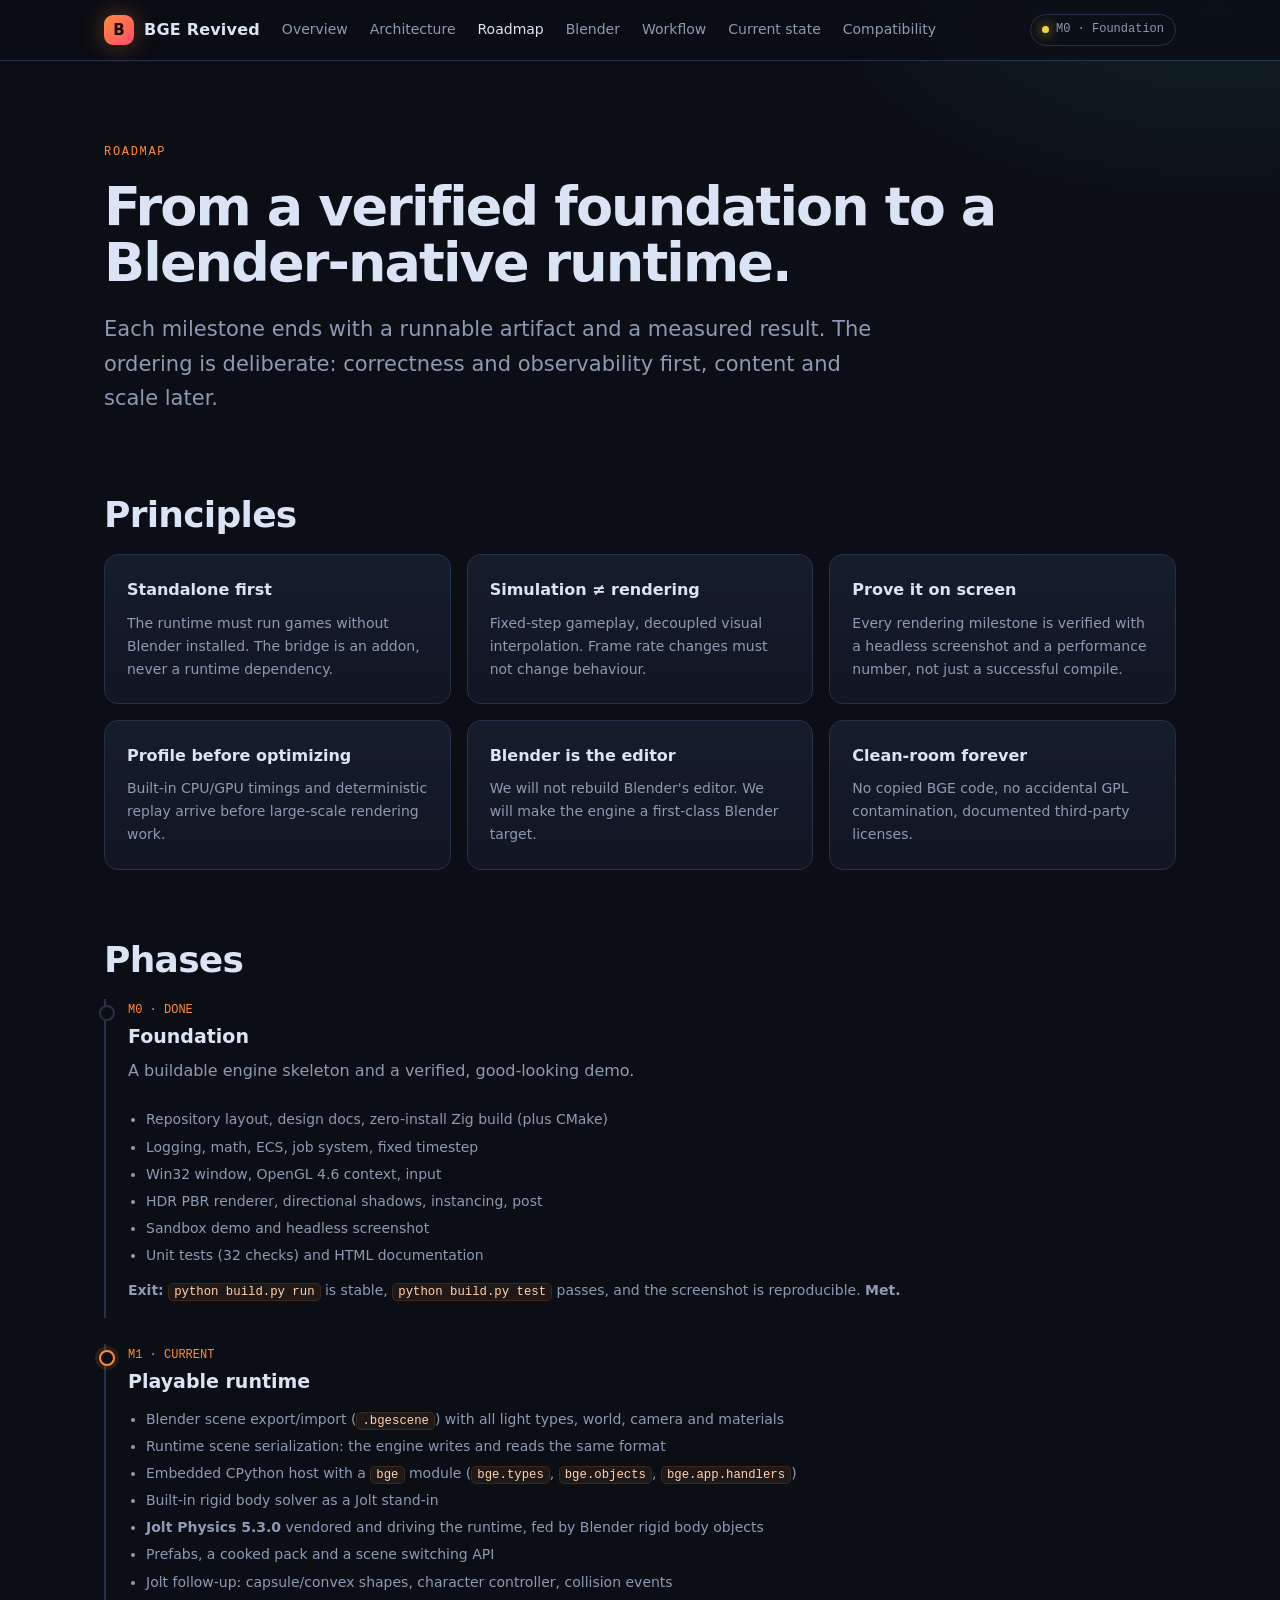
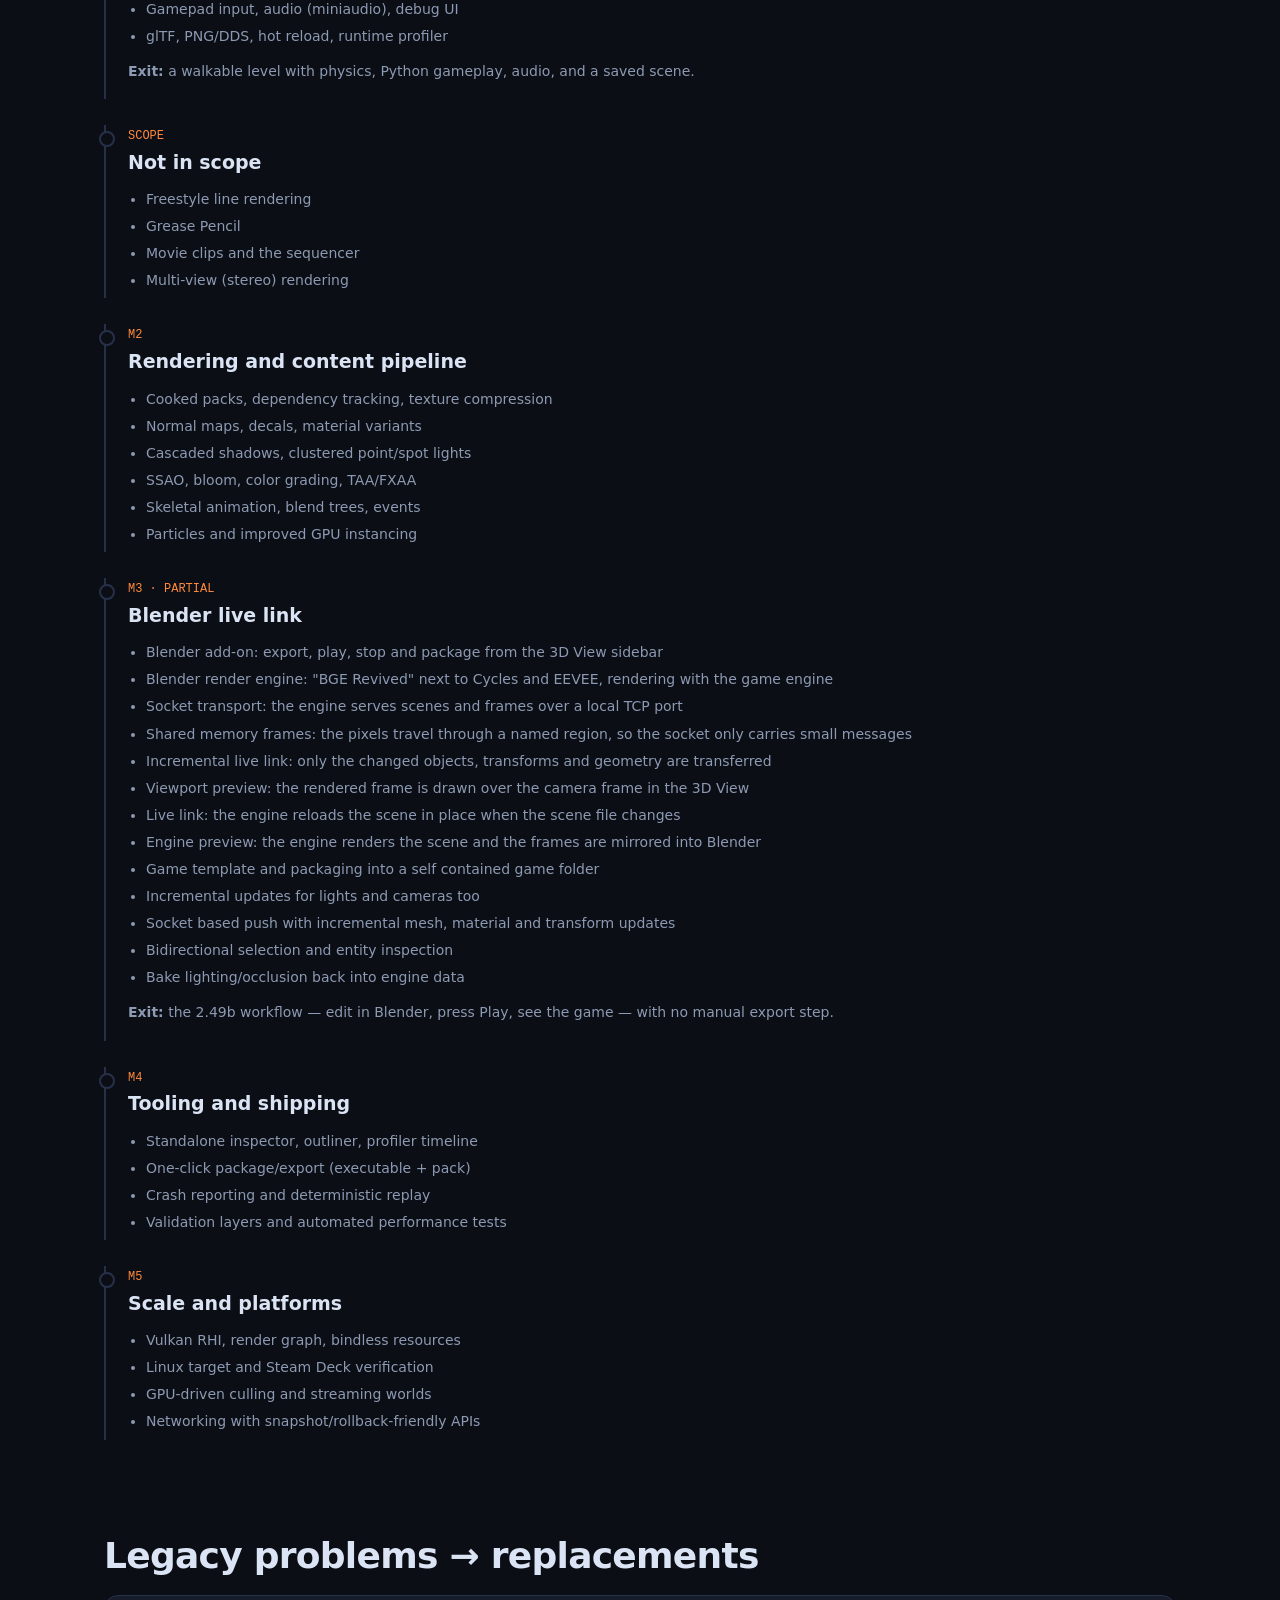
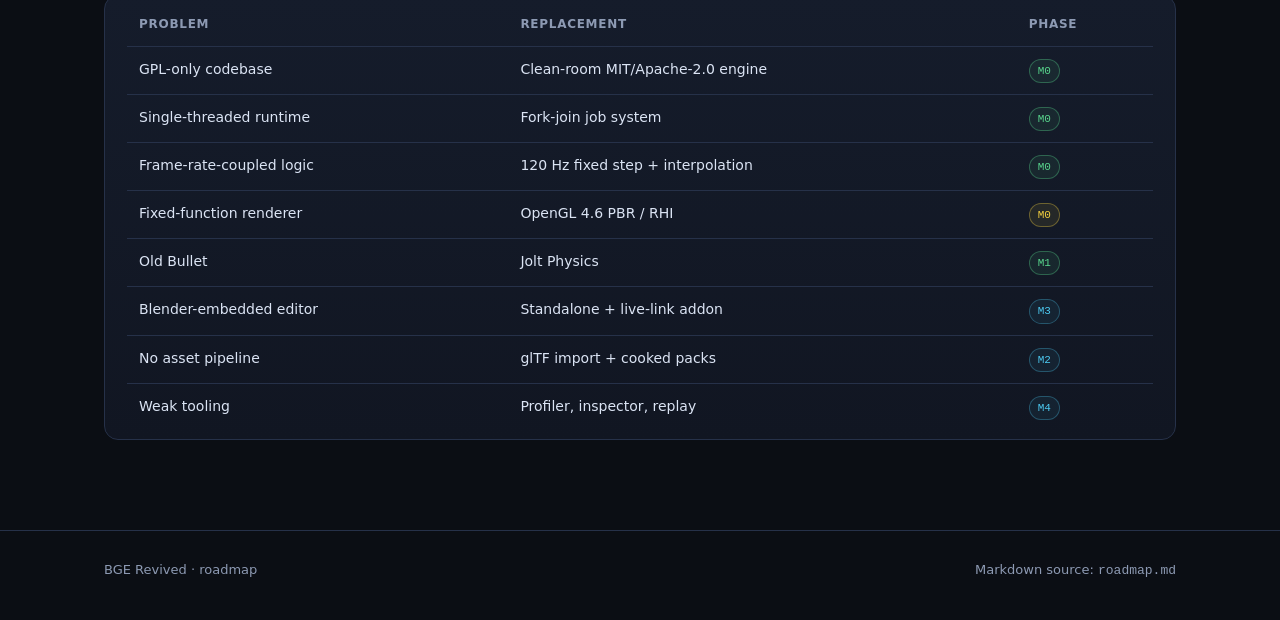
<file: docs/roadmap.html>
<!doctype html>
<html lang="en">
<head>
  <meta charset="utf-8">
  <meta name="viewport" content="width=device-width, initial-scale=1">
  <title>Roadmap — BGE Revived</title>
  <meta name="description" content="Milestones for BGE Revived: foundation, playable runtime, content pipeline, Blender live link, tooling, and scale.">
  <link rel="stylesheet" href="style.css">
</head>
<body>
<header class="site">
  <nav class="nav">
    <a class="brand" href="index.html"><span class="mark">B</span> BGE Revived</a>
    <a class="link" href="index.html">Overview</a>
    <a class="link" href="architecture.html">Architecture</a>
    <a class="link active" href="roadmap.html">Roadmap</a>
    <a class="link" href="blender_integration.html">Blender</a>
    <a class="link" href="blender_workflow.html">Workflow</a>
    <a class="link" href="current_state.html">Current state</a>
    <a class="link" href="compatibility.html">Compatibility</a>
    <span class="spacer"></span>
    <span class="pill"><span class="dot"></span> M0 · Foundation</span>
  </nav>
</header>

<main class="wrap">
  <section class="hero" style="padding-bottom: 18px;">
    <div class="eyebrow">Roadmap</div>
    <h1 style="font-size: clamp(34px, 5vw, 54px);">From a verified foundation to a Blender-native runtime.</h1>
    <p class="lede">
      Each milestone ends with a runnable artifact and a measured result. The ordering is
      deliberate: correctness and observability first, content and scale later.
    </p>
  </section>

  <section>
    <h2>Principles</h2>
    <div class="grid cols-3">
      <div class="card"><h3>Standalone first</h3><p>The runtime must run games without Blender installed. The bridge is an addon, never a runtime dependency.</p></div>
      <div class="card"><h3>Simulation ≠ rendering</h3><p>Fixed-step gameplay, decoupled visual interpolation. Frame rate changes must not change behaviour.</p></div>
      <div class="card"><h3>Prove it on screen</h3><p>Every rendering milestone is verified with a headless screenshot and a performance number, not just a successful compile.</p></div>
      <div class="card"><h3>Profile before optimizing</h3><p>Built-in CPU/GPU timings and deterministic replay arrive before large-scale rendering work.</p></div>
      <div class="card"><h3>Blender is the editor</h3><p>We will not rebuild Blender's editor. We will make the engine a first-class Blender target.</p></div>
      <div class="card"><h3>Clean-room forever</h3><p>No copied BGE code, no accidental GPL contamination, documented third-party licenses.</p></div>
    </div>
  </section>

  <section>
    <h2>Phases</h2>

    <div class="phase">
      <div class="tag">M0 · DONE</div>
      <h3>Foundation</h3>
      <p class="sub">A buildable engine skeleton and a verified, good-looking demo.</p>
      <ul>
        <li>Repository layout, design docs, zero-install Zig build (plus CMake)</li>
        <li>Logging, math, ECS, job system, fixed timestep</li>
        <li>Win32 window, OpenGL 4.6 context, input</li>
        <li>HDR PBR renderer, directional shadows, instancing, post</li>
        <li>Sandbox demo and headless screenshot</li>
        <li>Unit tests (32 checks) and HTML documentation</li>
      </ul>
      <p style="margin-top: 12px; color: var(--muted); font-size: 14px;"><strong>Exit:</strong> <code>python build.py run</code> is stable, <code>python build.py test</code> passes, and the screenshot is reproducible. <strong>Met.</strong></p>
    </div>

    <div class="phase current">
      <div class="tag">M1 · CURRENT</div>
      <h3>Playable runtime</h3>
      <ul>
        <li>Blender scene export/import (<code>.bgescene</code>) with all light types, world, camera and materials</li>
        <li>Runtime scene serialization: the engine writes and reads the same format</li>
        <li>Embedded CPython host with a <code>bge</code> module (<code>bge.types</code>, <code>bge.objects</code>, <code>bge.app.handlers</code>)</li>
        <li>Built-in rigid body solver as a Jolt stand-in</li>
        <li><strong>Jolt Physics 5.3.0</strong> vendored and driving the runtime, fed by Blender rigid body objects</li>
        <li>Prefabs, a cooked pack and a scene switching API</li>
        <li>Jolt follow-up: capsule/convex shapes, character controller, collision events</li>
        <li>Gamepad input, audio (miniaudio), debug UI</li>
        <li>glTF, PNG/DDS, hot reload, runtime profiler</li>
      </ul>
      <p style="margin-top: 12px; color: var(--muted); font-size: 14px;"><strong>Exit:</strong> a walkable level with physics, Python gameplay, audio, and a saved scene.</p>
    </div>

    <div class="phase">
      <div class="tag">SCOPE</div>
      <h3>Not in scope</h3>
      <ul>
        <li>Freestyle line rendering</li>
        <li>Grease Pencil</li>
        <li>Movie clips and the sequencer</li>
        <li>Multi-view (stereo) rendering</li>
      </ul>
    </div>

    <div class="phase">
      <div class="tag">M2</div>
      <h3>Rendering and content pipeline</h3>
      <ul>
        <li>Cooked packs, dependency tracking, texture compression</li>
        <li>Normal maps, decals, material variants</li>
        <li>Cascaded shadows, clustered point/spot lights</li>
        <li>SSAO, bloom, color grading, TAA/FXAA</li>
        <li>Skeletal animation, blend trees, events</li>
        <li>Particles and improved GPU instancing</li>
      </ul>
    </div>

    <div class="phase">
      <div class="tag">M3 · PARTIAL</div>
      <h3>Blender live link</h3>
      <ul>
        <li>Blender add-on: export, play, stop and package from the 3D View sidebar</li>
        <li>Blender render engine: "BGE Revived" next to Cycles and EEVEE, rendering with the game engine</li>
        <li>Socket transport: the engine serves scenes and frames over a local TCP port</li>
        <li>Shared memory frames: the pixels travel through a named region, so the socket only carries small messages</li>
        <li>Incremental live link: only the changed objects, transforms and geometry are transferred</li>
        <li>Viewport preview: the rendered frame is drawn over the camera frame in the 3D View</li>
        <li>Live link: the engine reloads the scene in place when the scene file changes</li>
        <li>Engine preview: the engine renders the scene and the frames are mirrored into Blender</li>
        <li>Game template and packaging into a self contained game folder</li>
        <li>Incremental updates for lights and cameras too</li>
        <li>Socket based push with incremental mesh, material and transform updates</li>
        <li>Bidirectional selection and entity inspection</li>
        <li>Bake lighting/occlusion back into engine data</li>
      </ul>
      <p style="margin-top: 12px; color: var(--muted); font-size: 14px;"><strong>Exit:</strong> the 2.49b workflow — edit in Blender, press Play, see the game — with no manual export step.</p>
    </div>

    <div class="phase">
      <div class="tag">M4</div>
      <h3>Tooling and shipping</h3>
      <ul>
        <li>Standalone inspector, outliner, profiler timeline</li>
        <li>One-click package/export (executable + pack)</li>
        <li>Crash reporting and deterministic replay</li>
        <li>Validation layers and automated performance tests</li>
      </ul>
    </div>

    <div class="phase">
      <div class="tag">M5</div>
      <h3>Scale and platforms</h3>
      <ul>
        <li>Vulkan RHI, render graph, bindless resources</li>
        <li>Linux target and Steam Deck verification</li>
        <li>GPU-driven culling and streaming worlds</li>
        <li>Networking with snapshot/rollback-friendly APIs</li>
      </ul>
    </div>
  </section>

  <section>
    <h2>Legacy problems → replacements</h2>
    <div class="card" style="padding: 8px 22px;">
      <table>
        <thead><tr><th>Problem</th><th>Replacement</th><th>Phase</th></tr></thead>
        <tbody>
          <tr><td>GPL-only codebase</td><td>Clean-room MIT/Apache-2.0 engine</td><td><span class="badge done">M0</span></td></tr>
          <tr><td>Single-threaded runtime</td><td>Fork-join job system</td><td><span class="badge done">M0</span></td></tr>
          <tr><td>Frame-rate-coupled logic</td><td>120 Hz fixed step + interpolation</td><td><span class="badge done">M0</span></td></tr>
          <tr><td>Fixed-function renderer</td><td>OpenGL 4.6 PBR / RHI</td><td><span class="badge wip">M0</span></td></tr>
          <tr><td>Old Bullet</td><td>Jolt Physics</td><td><span class="badge done">M1</span></td></tr>
          <tr><td>Blender-embedded editor</td><td>Standalone + live-link addon</td><td><span class="badge plan">M3</span></td></tr>
          <tr><td>No asset pipeline</td><td>glTF import + cooked packs</td><td><span class="badge plan">M2</span></td></tr>
          <tr><td>Weak tooling</td><td>Profiler, inspector, replay</td><td><span class="badge plan">M4</span></td></tr>
        </tbody>
      </table>
    </div>
  </section>
</main>

<footer class="site">
  <div class="wrap">
    <span>BGE Revived · roadmap</span>
    <span>Markdown source: <code>roadmap.md</code></span>
  </div>
</footer>
</body>
</html>
</file>
<file: docs/style.css>
:root {
  --bg: #0b0e14;
  --bg-soft: #111622;
  --panel: #151c2b;
  --panel-2: #1b2436;
  --line: #263149;
  --text: #dbe4f4;
  --muted: #8d9ab3;
  --accent: #ff8a3d;
  --accent-2: #4cc9f0;
  --good: #58d68d;
  --warn: #f4d03f;
  --bad: #ec7063;
  --radius: 14px;
  --max: 1120px;
  --mono: ui-monospace, SFMono-Regular, Menlo, Consolas, "Liberation Mono", monospace;
  --sans: Inter, ui-sans-serif, system-ui, -apple-system, "Segoe UI", Roboto, sans-serif;
}

* { box-sizing: border-box; }
html { scroll-behavior: smooth; }
body {
  margin: 0;
  background:
    radial-gradient(900px 420px at 10% -10%, rgba(255, 138, 61, 0.14), transparent 60%),
    radial-gradient(700px 360px at 95% 0%, rgba(76, 201, 240, 0.10), transparent 60%),
    var(--bg);
  color: var(--text);
  font-family: var(--sans);
  line-height: 1.65;
  font-size: 16px;
}

a { color: var(--accent-2); text-decoration: none; }
a:hover { text-decoration: underline; }

.wrap { max-width: var(--max); margin: 0 auto; padding: 0 24px; }

header.site {
  position: sticky;
  top: 0;
  z-index: 20;
  backdrop-filter: blur(12px);
  background: rgba(11, 14, 20, 0.78);
  border-bottom: 1px solid var(--line);
}
.nav {
  max-width: var(--max);
  margin: 0 auto;
  padding: 14px 24px;
  display: flex;
  align-items: center;
  gap: 22px;
  flex-wrap: wrap;
}
.brand {
  display: flex;
  align-items: center;
  gap: 10px;
  color: var(--text);
  font-weight: 750;
  letter-spacing: 0.2px;
}
.brand .mark {
  width: 30px; height: 30px;
  border-radius: 9px;
  background: linear-gradient(135deg, var(--accent), #ff4d6d);
  box-shadow: 0 0 24px rgba(255, 138, 61, 0.35);
  display: grid; place-items: center;
  font-size: 15px;
  color: #130b06;
  font-weight: 900;
}
.nav a.link { color: var(--muted); font-size: 14px; }
.nav a.link:hover, .nav a.link.active { color: var(--text); text-decoration: none; }
.nav .spacer { flex: 1; }
.pill {
  display: inline-flex; align-items: center; gap: 7px;
  padding: 5px 11px;
  border: 1px solid var(--line);
  border-radius: 999px;
  color: var(--muted);
  font-size: 12px;
  font-family: var(--mono);
  white-space: nowrap;
}
.dot { width: 7px; height: 7px; border-radius: 50%; background: var(--warn); box-shadow: 0 0 12px var(--warn); }
.dot.good { background: var(--good); box-shadow: 0 0 12px var(--good); }

.hero { padding: 82px 0 44px; }
.eyebrow {
  color: var(--accent);
  font-family: var(--mono);
  font-size: 12px;
  letter-spacing: 0.14em;
  text-transform: uppercase;
  margin-bottom: 16px;
}
h1 {
  font-size: clamp(38px, 6vw, 68px);
  line-height: 1.04;
  letter-spacing: -0.035em;
  margin: 0 0 20px;
  max-width: 980px;
}
h1 .grad {
  background: linear-gradient(115deg, #ffb36b, #ff6b6b 45%, #4cc9f0);
  -webkit-background-clip: text;
  background-clip: text;
  color: transparent;
}
.lede { color: var(--muted); font-size: clamp(17px, 2vw, 21px); max-width: 780px; }
.hero-actions { display: flex; gap: 12px; flex-wrap: wrap; margin-top: 30px; }
.btn {
  display: inline-flex; align-items: center; gap: 8px;
  padding: 11px 18px;
  border-radius: 10px;
  border: 1px solid var(--line);
  color: var(--text);
  font-weight: 650;
  font-size: 14px;
  background: var(--panel);
}
.btn.primary { background: linear-gradient(135deg, var(--accent), #ff5d47); border-color: transparent; color: #190d07; }
.btn:hover { text-decoration: none; transform: translateY(-1px); }
.btn { transition: transform 120ms ease, border-color 120ms ease; }

.grid { display: grid; gap: 16px; }
.grid.cols-3 { grid-template-columns: repeat(3, minmax(0, 1fr)); }
.grid.cols-2 { grid-template-columns: repeat(2, minmax(0, 1fr)); }
@media (max-width: 860px) { .grid.cols-3, .grid.cols-2 { grid-template-columns: 1fr; } }

.card {
  background: linear-gradient(180deg, var(--panel), var(--bg-soft));
  border: 1px solid var(--line);
  border-radius: var(--radius);
  padding: 22px;
}
.card h3 { margin: 0 0 8px; font-size: 16px; }
.card p { margin: 0; color: var(--muted); font-size: 14px; }
.card .icon { font-size: 20px; margin-bottom: 10px; display: block; }

section { padding: 30px 0; }
h2 {
  font-size: clamp(26px, 3vw, 36px);
  letter-spacing: -0.02em;
  margin: 0 0 10px;
}
.sub { color: var(--muted); margin: 0 0 24px; max-width: 760px; }

table { width: 100%; border-collapse: collapse; font-size: 14px; }
th, td { text-align: left; padding: 11px 12px; border-bottom: 1px solid var(--line); vertical-align: top; }
th { color: var(--muted); font-weight: 600; font-size: 12px; text-transform: uppercase; letter-spacing: 0.06em; }
tr:last-child td { border-bottom: 0; }
td code, p code, li code { color: #ffd2b0; background: rgba(255, 138, 61, 0.08); border: 1px solid rgba(255, 138, 61, 0.14); padding: 1px 5px; border-radius: 5px; font-family: var(--mono); font-size: 0.88em; }

pre {
  background: #090c12;
  border: 1px solid var(--line);
  border-radius: 12px;
  padding: 16px 18px;
  overflow: auto;
  font-family: var(--mono);
  font-size: 13px;
  line-height: 1.6;
  color: #cfe0ff;
}
pre .c { color: #6f7f9c; }
pre .k { color: #ff9d66; }
pre .s { color: #9fe8a5; }

.badge {
  display: inline-block;
  font-size: 11px;
  font-family: var(--mono);
  padding: 2px 8px;
  border-radius: 999px;
  border: 1px solid var(--line);
  color: var(--muted);
}
.badge.done { color: var(--good); border-color: rgba(88, 214, 141, 0.35); background: rgba(88, 214, 141, 0.08); }
.badge.wip { color: var(--warn); border-color: rgba(244, 208, 63, 0.35); background: rgba(244, 208, 63, 0.08); }
.badge.plan { color: var(--accent-2); border-color: rgba(76, 201, 240, 0.3); background: rgba(76, 201, 240, 0.07); }
.badge.legacy { color: var(--bad); border-color: rgba(236, 112, 99, 0.35); background: rgba(236, 112, 99, 0.08); }

.callout {
  border-left: 3px solid var(--accent);
  background: linear-gradient(90deg, rgba(255, 138, 61, 0.09), transparent);
  padding: 14px 18px;
  border-radius: 0 10px 10px 0;
  color: var(--muted);
  font-size: 14px;
  margin: 18px 0;
}
.callout strong { color: var(--text); }

.stat-row { display: flex; gap: 26px; flex-wrap: wrap; margin-top: 30px; }
.stat .n { font-family: var(--mono); font-size: 28px; color: var(--text); }
.stat .l { color: var(--muted); font-size: 12px; text-transform: uppercase; letter-spacing: 0.08em; }

.phase { border-left: 2px solid var(--line); padding: 2px 0 2px 22px; position: relative; margin: 0 0 26px; }
.phase::before {
  content: ""; position: absolute; left: -7px; top: 6px;
  width: 12px; height: 12px; border-radius: 50%;
  background: var(--bg); border: 2px solid var(--line);
}
.phase.current::before { border-color: var(--accent); box-shadow: 0 0 0 4px rgba(255, 138, 61, 0.12); }
.phase h3 { margin: 0 0 6px; font-size: 19px; }
.phase .tag { font-family: var(--mono); font-size: 12px; color: var(--accent); }
.phase ul { margin: 10px 0 0; padding-left: 18px; color: var(--muted); font-size: 14px; }
.phase li { margin: 4px 0; }

footer.site {
  border-top: 1px solid var(--line);
  margin-top: 60px;
  padding: 28px 0 40px;
  color: var(--muted);
  font-size: 13px;
}
footer.site .wrap { display: flex; justify-content: space-between; gap: 18px; flex-wrap: wrap; }

.toc {
  background: var(--bg-soft);
  border: 1px solid var(--line);
  border-radius: 12px;
  padding: 16px 18px;
  font-size: 14px;
  margin: 18px 0 8px;
}
.toc a { display: block; margin: 4px 0; color: var(--muted); }
.toc a:hover { color: var(--text); }

.status-line { display: flex; align-items: center; gap: 10px; color: var(--muted); font-size: 14px; }

.kbd {
  font-family: var(--mono);
  font-size: 12px;
  border: 1px solid var(--line);
  border-bottom-width: 2px;
  border-radius: 5px;
  padding: 1px 6px;
  color: var(--text);
  background: var(--panel);
}

.shot {
  width: 100%;
  border-radius: var(--radius);
  border: 1px solid var(--line);
  display: block;
  background: #05070b;
}
.shot-cap { color: var(--muted); font-size: 12px; margin-top: 8px; font-family: var(--mono); }
</file>
